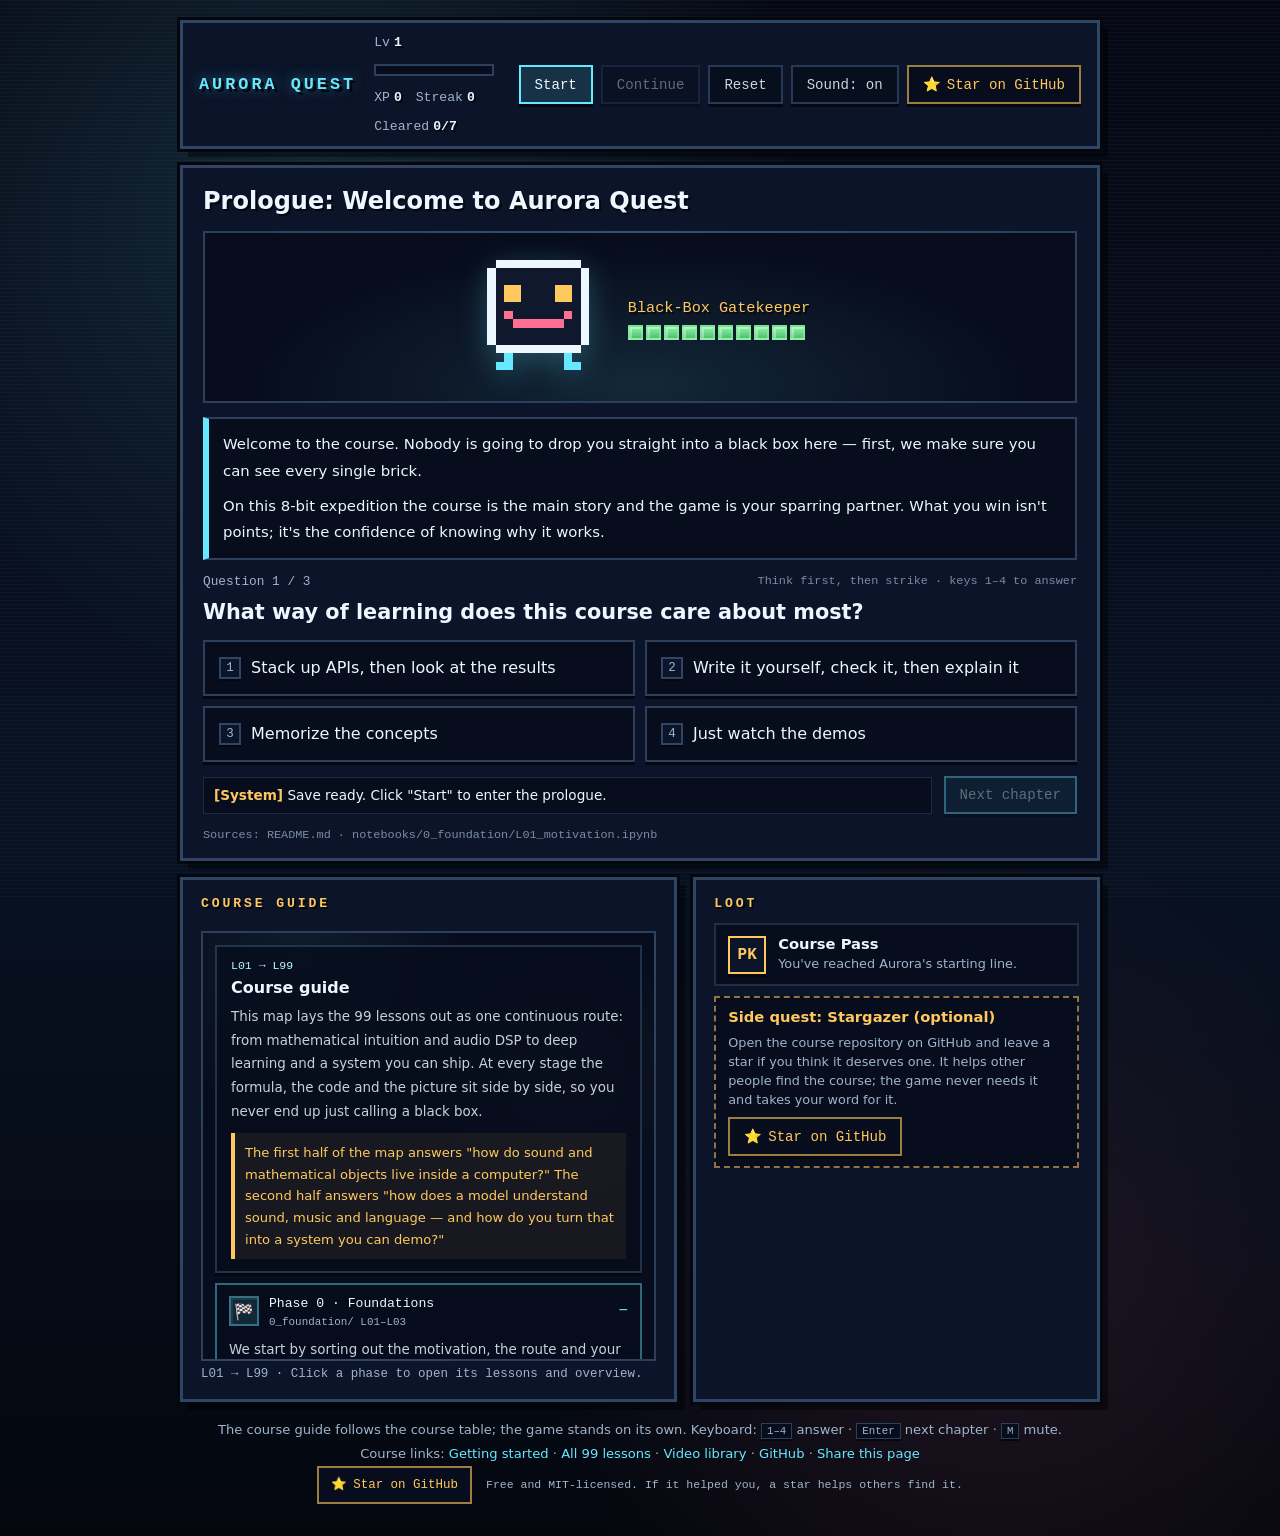
<file: quest/index.html>
<!doctype html>
<html lang="en">
  <head>
    <meta charset="UTF-8" />
    <meta
      name="viewport"
      content="width=device-width, initial-scale=1.0, viewport-fit=cover"
    />
    <meta
      name="description"
      content="Aurora Quest is the 8-bit companion RPG to From a Sine Wave to Whisper: defeat seven black-box bosses and turn the course into an adventure."
    />
    <meta name="theme-color" content="#08111f" />
    <title>Aurora Quest | The course RPG</title>
    <link rel="canonical" href="https://djzoom.github.io/from-sine-to-whisper/" />
    <link
      rel="icon"
      type="image/svg+xml"
      href="data:image/svg+xml,%3Csvg xmlns='http://www.w3.org/2000/svg' viewBox='0 0 16 16' shape-rendering='crispEdges'%3E%3Crect width='16' height='16' fill='%23060b18'/%3E%3Cg fill='%2366e8ff'%3E%3Crect x='0' y='8' width='1' height='2'/%3E%3Crect x='1' y='6' width='1' height='2'/%3E%3Crect x='2' y='4' width='1' height='2'/%3E%3Crect x='3' y='3' width='1' height='2'/%3E%3Crect x='4' y='4' width='1' height='2'/%3E%3Crect x='5' y='6' width='1' height='2'/%3E%3Crect x='6' y='8' width='1' height='2'/%3E%3Crect x='7' y='10' width='1' height='2'/%3E%3Crect x='8' y='12' width='1' height='2'/%3E%3Crect x='9' y='13' width='1' height='2'/%3E%3Crect x='10' y='12' width='1' height='2'/%3E%3Crect x='11' y='10' width='1' height='2'/%3E%3Crect x='12' y='8' width='1' height='2'/%3E%3Crect x='13' y='6' width='1' height='2'/%3E%3Crect x='14' y='4' width='1' height='2'/%3E%3Crect x='15' y='3' width='1' height='2'/%3E%3C/g%3E%3Crect x='13' y='1' width='2' height='2' fill='%23ffc85e'/%3E%3C/svg%3E"
    />
    <!-- Social preview cards (absolute URLs: crawlers don't resolve relative ones) -->
    <meta property="og:type" content="website" />
    <meta property="og:site_name" content="From a Sine Wave to Whisper" />
    <meta property="og:title" content="Aurora Quest: a free audio-AI course, played as an 8-bit game" />
    <meta
      property="og:description"
      content="Defeat seven black-box bosses and work through 99 free lessons, from a sine wave to Whisper. No sign-up, MIT license."
    />
    <meta property="og:url" content="https://djzoom.github.io/from-sine-to-whisper/" />
    <meta property="og:image" content="https://djzoom.github.io/from-sine-to-whisper/og/quest.png" />
    <meta property="og:image:width" content="1200" />
    <meta property="og:image:height" content="630" />
    <meta property="og:image:alt" content="Aurora Quest: pixel-art boss next to the course title and the repository URL" />
    <meta name="twitter:card" content="summary_large_image" />
    <meta name="twitter:title" content="Aurora Quest: a free audio-AI course, played as an 8-bit game" />
    <meta
      name="twitter:description"
      content="Defeat seven black-box bosses and work through 99 free lessons, from a sine wave to Whisper. No sign-up, MIT license."
    />
    <meta name="twitter:image" content="https://djzoom.github.io/from-sine-to-whisper/og/quest.png" />
    <link rel="stylesheet" href="./styles.css?v=20261105-en" />
    <link rel="stylesheet" href="./growth.css?v=20261105-en" />
  </head>
  <body data-tab="battle">
    <div class="page-shell">
      <!-- Top status bar: the pixel-game HUD -->
      <header class="topbar pixel-panel">
        <span class="logo">AURORA&nbsp;QUEST</span>
        <div class="topbar-stats">
          <span class="stat">Lv<strong id="player-level">1</strong></span>
          <!-- Decorative only: the XP number next to it is what assistive tech reads -->
          <div class="xp-meter" aria-hidden="true">
            <div class="xp-meter-fill" id="xp-fill"></div>
          </div>
          <span class="stat">XP<strong id="player-xp">0</strong></span>
          <span class="stat">Streak<strong id="player-streak">0</strong></span>
          <span class="stat">Cleared<strong id="player-clear">0/7</strong></span>
        </div>
        <div class="topbar-actions">
          <button class="pixel-btn primary" id="start-button" type="button">Start</button>
          <button class="pixel-btn" id="resume-button" type="button">Continue</button>
          <button class="pixel-btn ghost" id="reset-button" type="button">Reset</button>
          <button class="pixel-btn ghost" id="mute-button" type="button" aria-pressed="true">Sound: on</button>
          <a class="pixel-btn gr-star" data-star-button href="https://github.com/djzoom/from-sine-to-whisper" target="_blank" rel="noopener" aria-label="Star the course repository on GitHub">
            <span aria-hidden="true">⭐</span><span class="gr-star-word">Star<span class="gr-star-long"> on GitHub</span></span>
            <span class="gr-star-count" data-star-count hidden></span>
          </a>
        </div>
      </header>

      <!-- Battle screen -->
      <main class="battle pixel-panel">
        <div class="battle-head">
          <h1 id="stage-title">Prologue: Welcome to Aurora Quest</h1>
        </div>

        <div class="boss-zone" id="boss-zone">
          <div class="fx-layer" id="fx-layer" aria-hidden="true"></div>
          <canvas id="boss-canvas" width="16" height="16" aria-hidden="true"></canvas>
          <div class="boss-meta">
            <span class="boss-name" id="boss-name">Black-Box Gatekeeper</span>
            <div class="hp-bar" id="boss-hp" role="img" aria-label="Boss HP"></div>
          </div>
        </div>

        <div class="dialogue" id="stage-narrative"></div>

        <div class="question">
          <div class="question-meta">
            <span id="question-count">Question 1 / 3</span>
            <span class="hint-pill" id="question-hint-pill">Think first, then strike</span>
          </div>
          <h2 id="question-prompt">The question will appear here.</h2>
          <div class="choices" id="choice-list"></div>
        </div>

        <div class="log-strip">
          <div id="battle-log-list" class="log-list" aria-live="polite"></div>
          <button class="pixel-btn primary" id="next-button" type="button" disabled>Next chapter</button>
        </div>
        <p class="source-note" id="phase-source"></p>
      </main>

      <!-- Bottom: course guide + loot -->
      <section class="belt">
        <div class="pixel-panel map-panel">
          <div class="map-head">
            <h2 class="panel-title">Course guide</h2>
          </div>
          <div class="map-viewport">
            <div id="roadmap-list" class="course-outline"></div>
          </div>
          <p class="map-caption" id="map-caption"></p>
        </div>
        <div class="pixel-panel loot-panel">
          <h2 class="panel-title">Loot</h2>
          <div id="inventory-list" class="loot-grid"></div>
          <!-- Optional side quest. The game never requires it and never checks whether a star was given. -->
          <aside class="gr-stargazer" id="stargazer-offer" aria-label="Optional side quest: Stargazer">
            <h3>Side quest: Stargazer (optional)</h3>
            <p>
              Open the course repository on GitHub and leave a star if you think it deserves one. It helps other people find
              the course; the game never needs it and takes your word for it.
            </p>
            <a class="pixel-btn gr-star" id="stargazer-button" data-star-button href="https://github.com/djzoom/from-sine-to-whisper" target="_blank" rel="noopener" aria-label="Star the course repository on GitHub">
              <span aria-hidden="true">⭐</span> Star on GitHub
              <span class="gr-star-count" data-star-count hidden></span>
            </a>
          </aside>
        </div>
      </section>

      <footer class="footer">
        <p>
          The course guide follows the course table; the game stands on its own. Keyboard: <kbd>1–4</kbd> answer · <kbd>Enter</kbd> next chapter · <kbd>M</kbd> mute.
        </p>
        <p>
          Course links: <a href="https://github.com/djzoom/from-sine-to-whisper#getting-started" target="_blank" rel="noopener">Getting started</a> ·
          <a href="https://github.com/djzoom/from-sine-to-whisper/tree/main/notebooks" target="_blank" rel="noopener">All 99 lessons</a> ·
          <a href="./video-library.html">Video library</a> ·
          <a href="https://github.com/djzoom/from-sine-to-whisper" target="_blank" rel="noopener">GitHub</a> ·
          <a href="#" class="share-action" id="share-link" data-share-page>Share this page</a>
        </p>
        <p class="footer-growth">
          <a class="pixel-btn gr-star" data-star-button href="https://github.com/djzoom/from-sine-to-whisper" target="_blank" rel="noopener" aria-label="Star the course repository on GitHub">
            <span aria-hidden="true">⭐</span> Star on GitHub
            <span class="gr-star-count" data-star-count hidden></span>
          </a>
          <span class="footer-growth-note">Free and MIT-licensed. If it helped you, a star helps others find it.</span>
        </p>
      </footer>

      <!-- "About" page: its own screen as a mobile tab; hidden on desktop (the footer carries the same links there) -->
      <section class="more-panel pixel-panel" aria-label="About and links">
        <h2 class="panel-title">About the course</h2>
        <p class="more-blurb">
          From a Sine Wave to Whisper is a 99-lesson route from mathematical intuition and audio DSP
          through deep learning to shipping a working system. The goal isn't "knowing which library to
          call" — it's being able to explain the formula, write the core algorithm yourself, and turn the
          result into something real.
        </p>
        <p class="more-blurb">
          The first half fills in complex numbers, linear algebra, calculus, probability and audio
          features; the second half moves on to ASR, music understanding, LLMs and RAG, and MLOps. Every
          phase has a concrete deliverable, and it all comes together as an Aurora system you can show,
          talk through in an interview, and keep researching with.
        </p>
        <p class="more-blurb">
          How long does it take? A Monte Carlo simulation over the time each of the 99 lessons takes puts
          the whole course at about 131 hours — around 6 months at 5 hours a week. Sprint and it's 2–3
          months; dip in and out and a year works too. It's not a race: finishing matters more than
          finishing fast.
        </p>
        <p class="more-blurb">
          Wherever it can, the course lands each idea in code you can run, a plot you can explain and an
          experiment you can retrace. What you're left with isn't just notes but an engineering base you
          can grow into a voice assistant, a retrieval system or an audio research prototype.
        </p>
        <a class="more-author" href="https://0xgarfield.com" target="_blank" rel="noopener" aria-label="Visit Garfield Wang's website">
          <span class="more-avatar" aria-hidden="true">GF</span>
          <div class="more-author-body">
            <strong>Garfield Wang</strong>
            <small>Speech &amp; Audio ML · Building AURORA</small>
          </div>
        </a>
        <div class="more-links">
          <a class="pixel-btn" href="https://github.com/djzoom/from-sine-to-whisper#getting-started" target="_blank" rel="noopener">Getting started</a>
          <a class="pixel-btn" href="https://github.com/djzoom/from-sine-to-whisper/tree/main/notebooks" target="_blank" rel="noopener">All 99 lessons</a>
          <a class="pixel-btn" href="./video-library.html">Video library</a>
          <a class="pixel-btn" href="https://github.com/djzoom/from-sine-to-whisper" target="_blank" rel="noopener">GitHub</a>
          <button class="pixel-btn primary share-action" type="button" data-share-page>Share this page</button>
          <a class="pixel-btn gr-star" data-star-button href="https://github.com/djzoom/from-sine-to-whisper" target="_blank" rel="noopener" aria-label="Star the course repository on GitHub">
            <span aria-hidden="true">⭐</span> Star on GitHub
            <span class="gr-star-count" data-star-count hidden></span>
          </a>
        </div>
      </section>

      <!-- Mobile tabs (hidden on desktop): the battle gets its own screen, the secondary content is paged -->
      <nav class="mobile-tabs pixel-panel" aria-label="Page sections">
        <button class="tab-btn active" data-tab-target="battle" type="button">⚔️<span>Battle</span></button>
        <button class="tab-btn" data-tab-target="map" type="button">📚<span>Course</span></button>
        <button class="tab-btn" data-tab-target="loot" type="button">🎒<span>Loot</span></button>
        <button class="tab-btn" data-tab-target="more" type="button">🔗<span>About</span></button>
      </nav>
    </div>

    <script>
      // Mobile tab paging: only writes body[data-tab]; CSS does all the showing and hiding (no effect on desktop).
      document.querySelector(".mobile-tabs").addEventListener("click", (event) => {
        const btn = event.target.closest(".tab-btn");
        if (!btn) return;
        document.body.dataset.tab = btn.dataset.tabTarget;
        for (const other of document.querySelectorAll(".mobile-tabs .tab-btn")) {
          other.classList.toggle("active", other === btn);
        }
      });

    </script>
    <!-- Share panel + star buttons (footer link, "About" button, loot side quest): see src/growth.js -->
    <script type="module">
      import { initStarButtons, initShareTriggers } from "./src/growth.js?v=20261105-en";
      initShareTriggers("quest");
      initStarButtons();
    </script>
    <script type="module" src="./src/app.js?v=20261105-en"></script>
  </body>
</html>
</file>
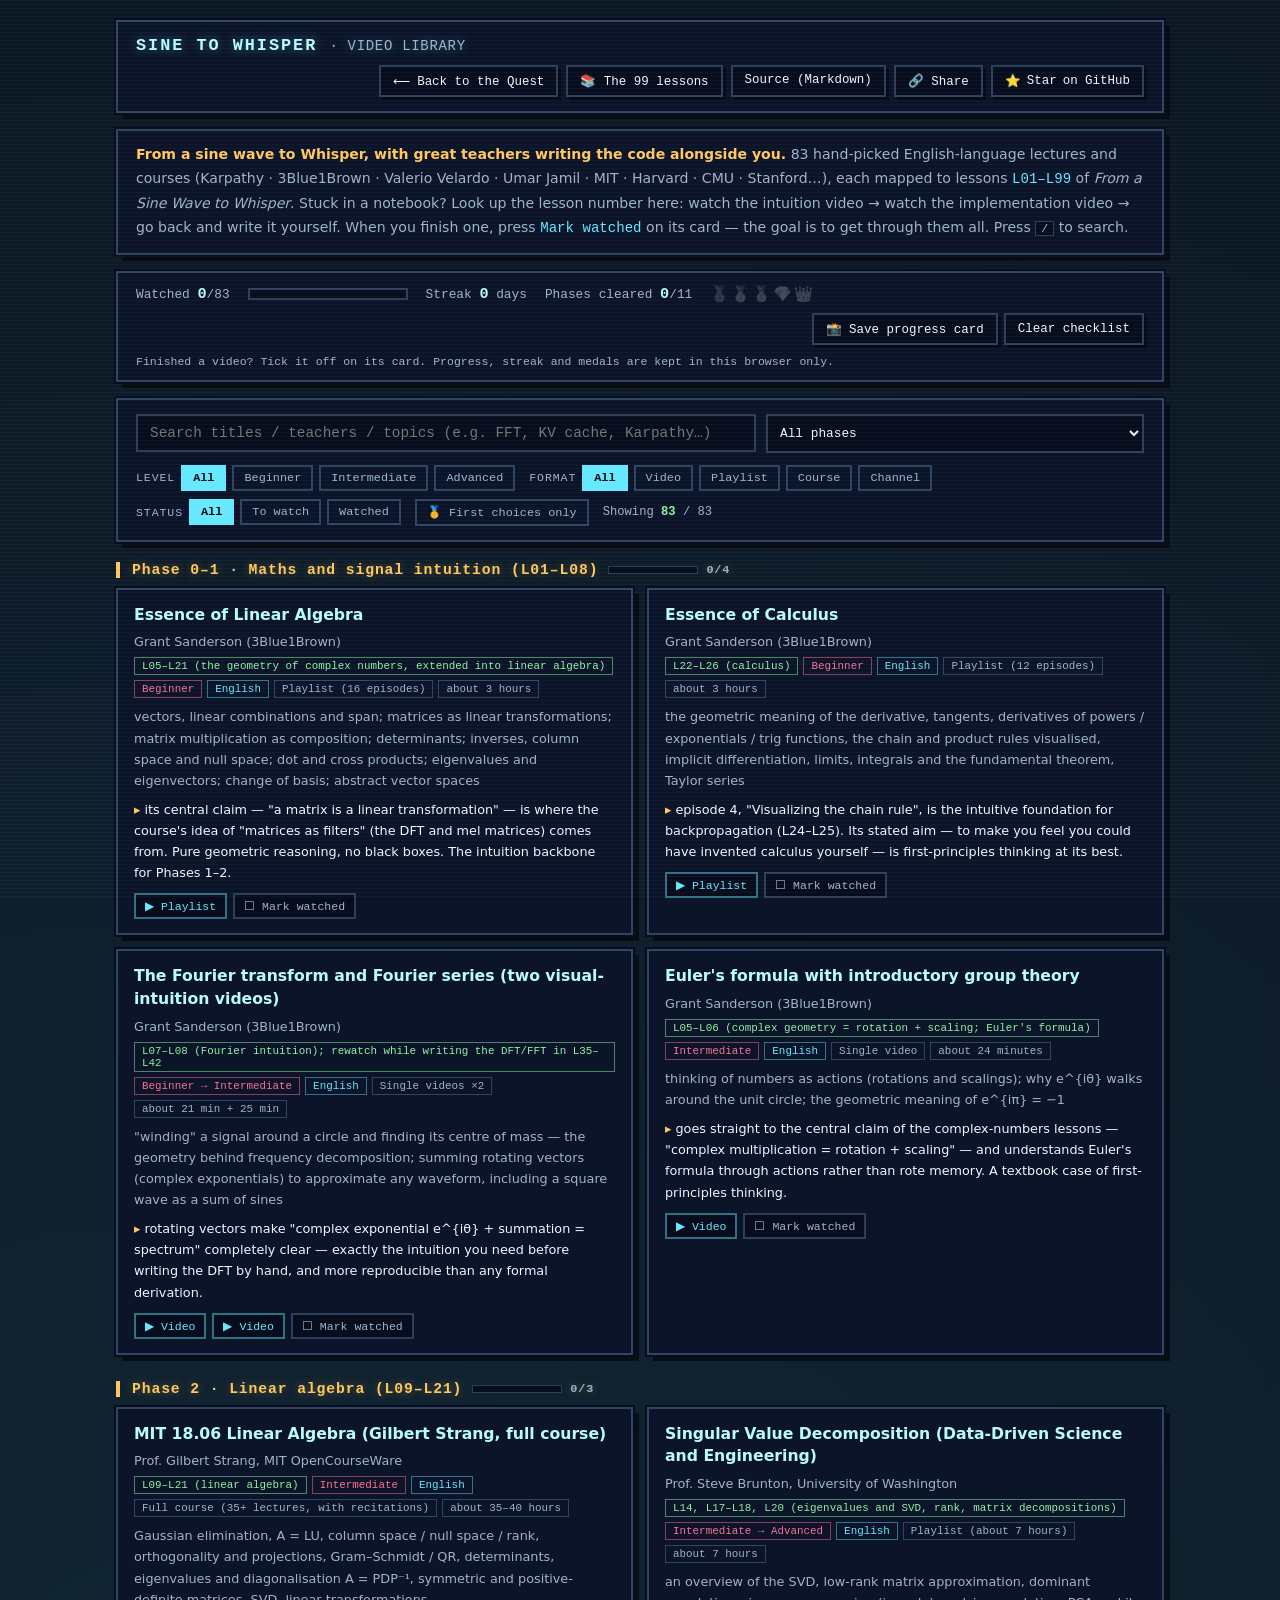
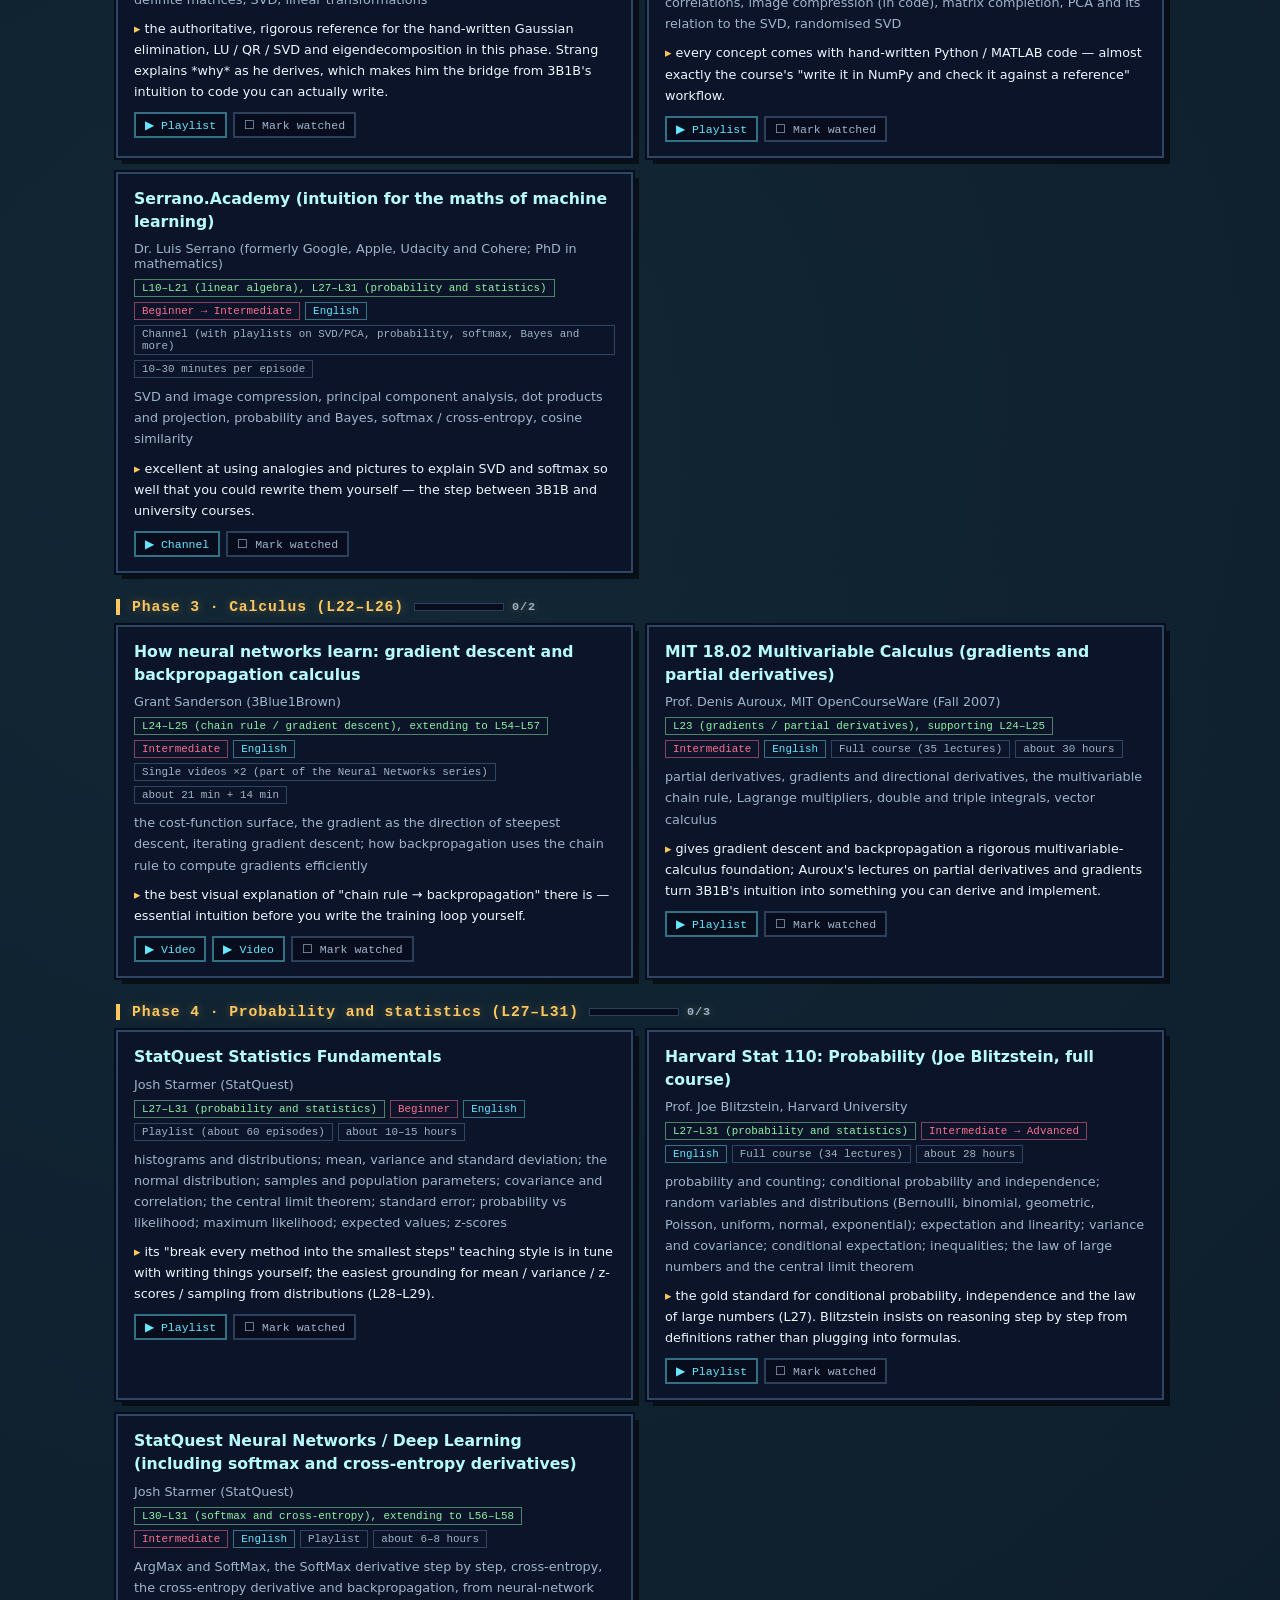
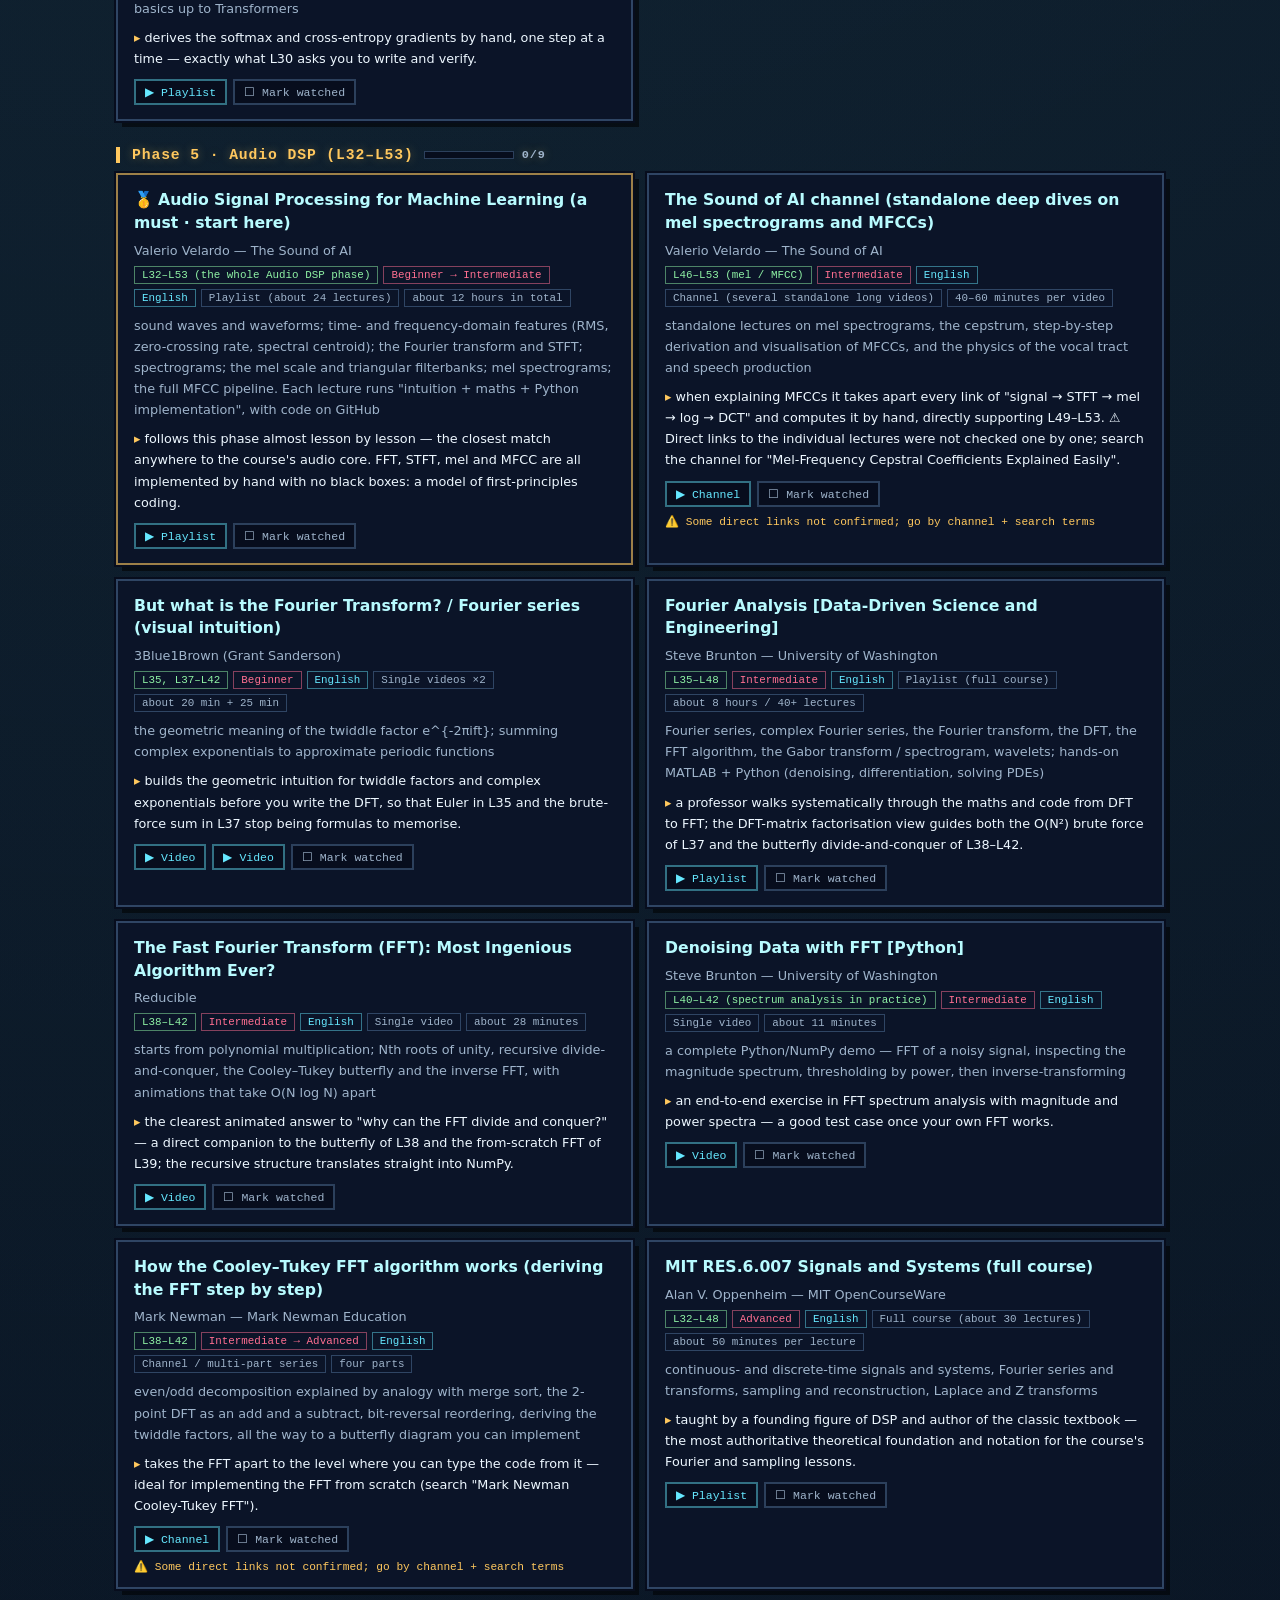
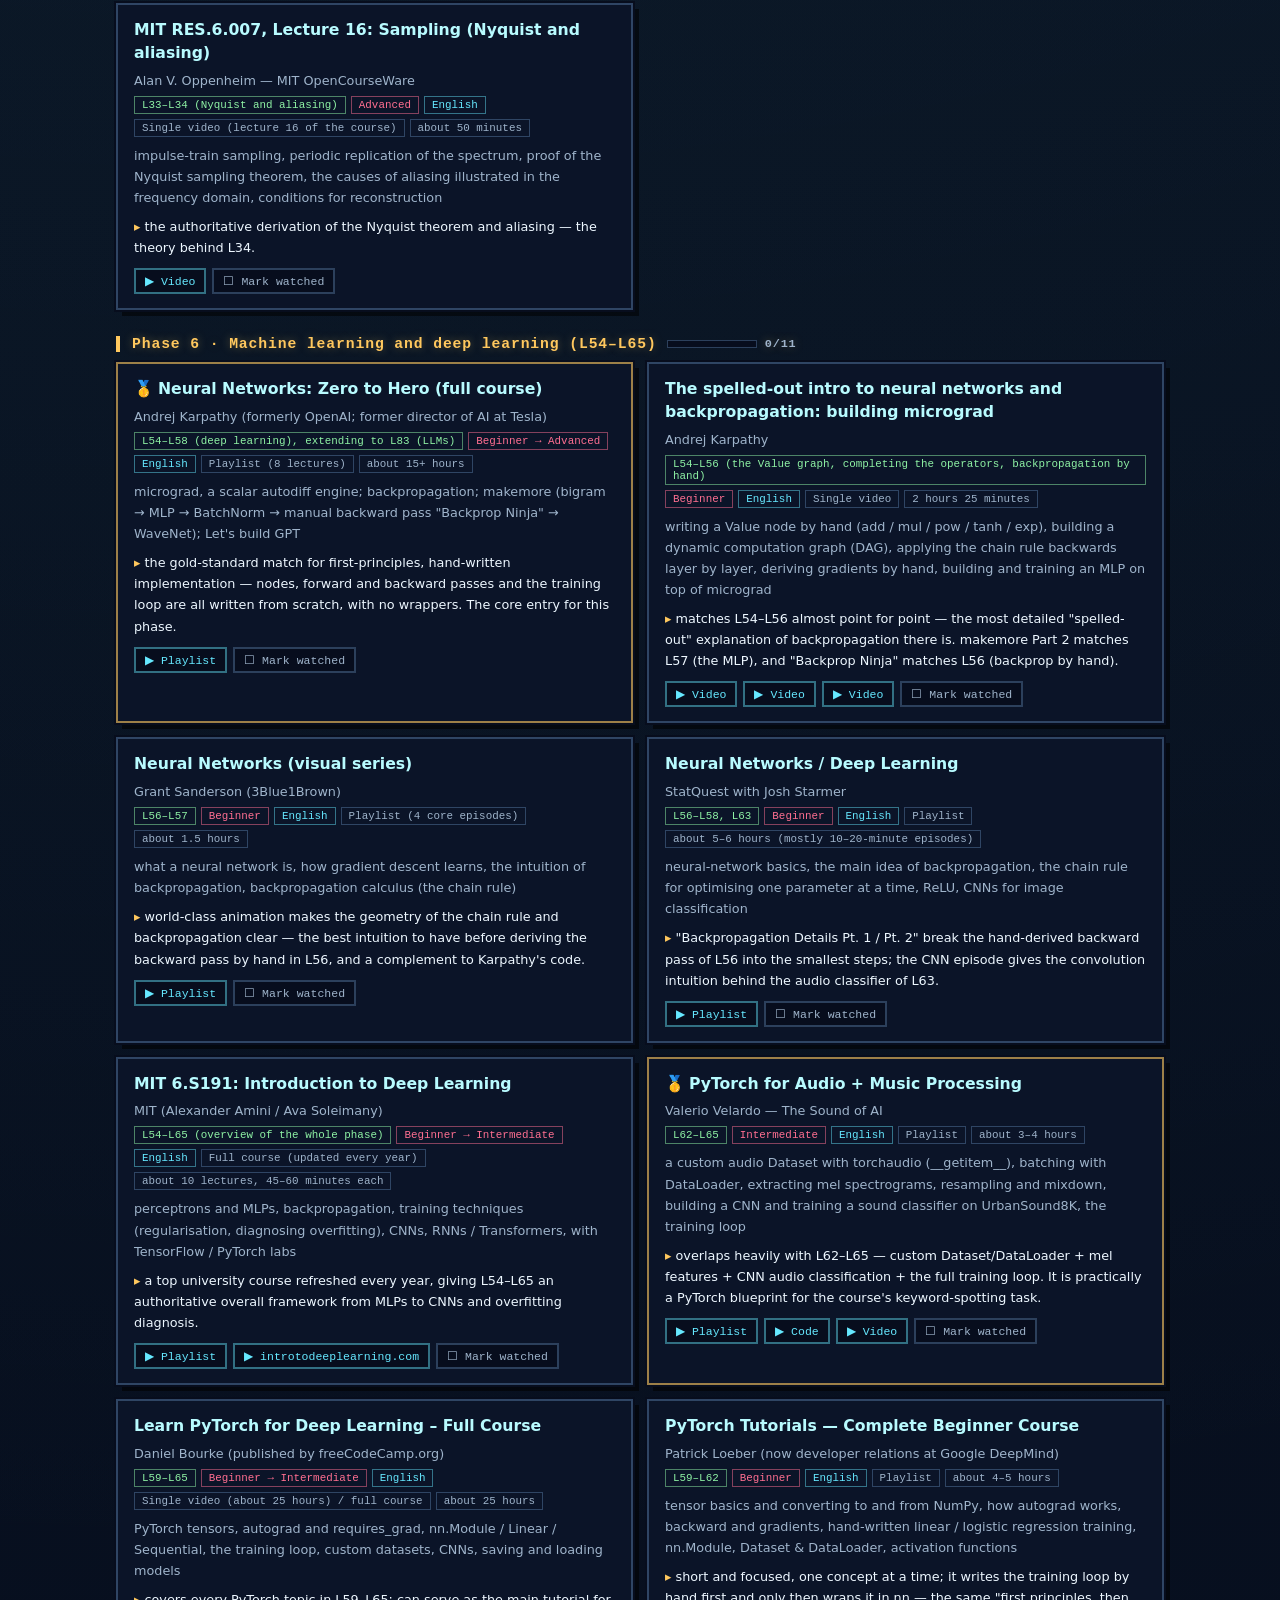
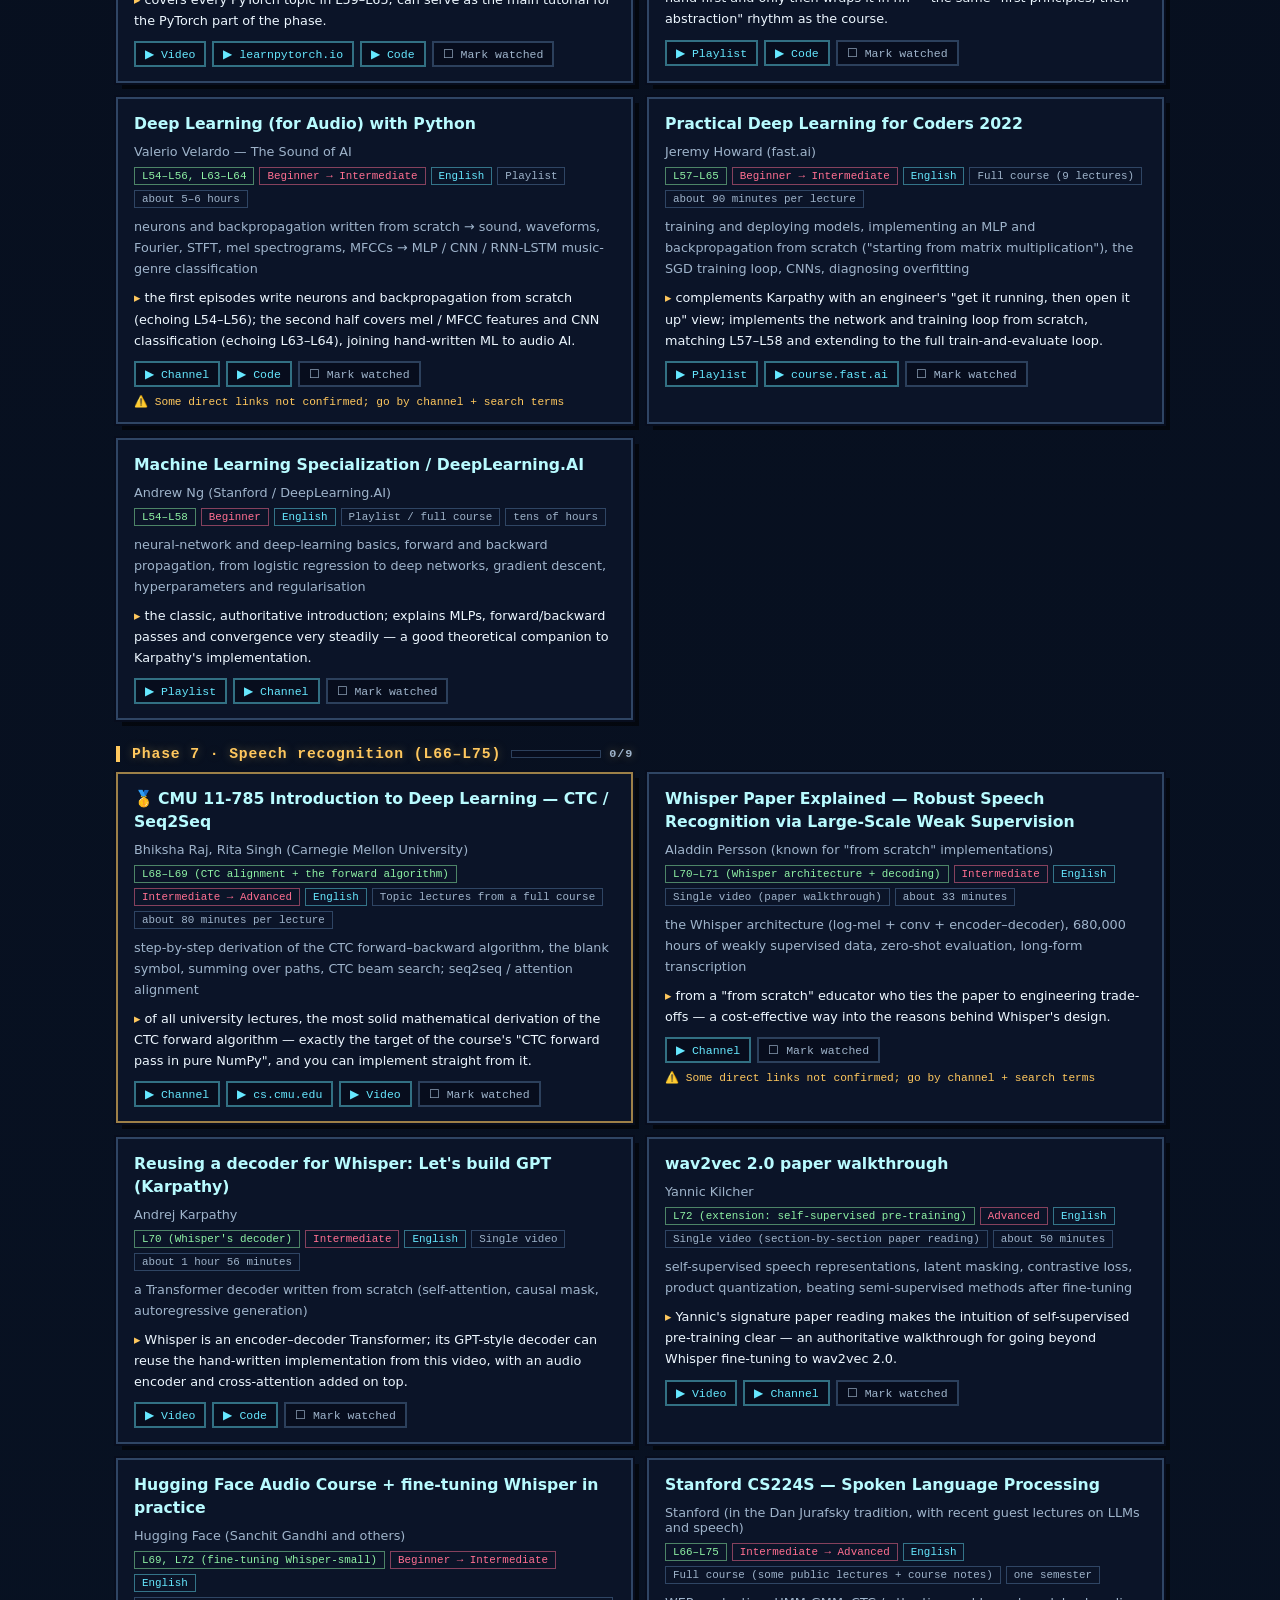
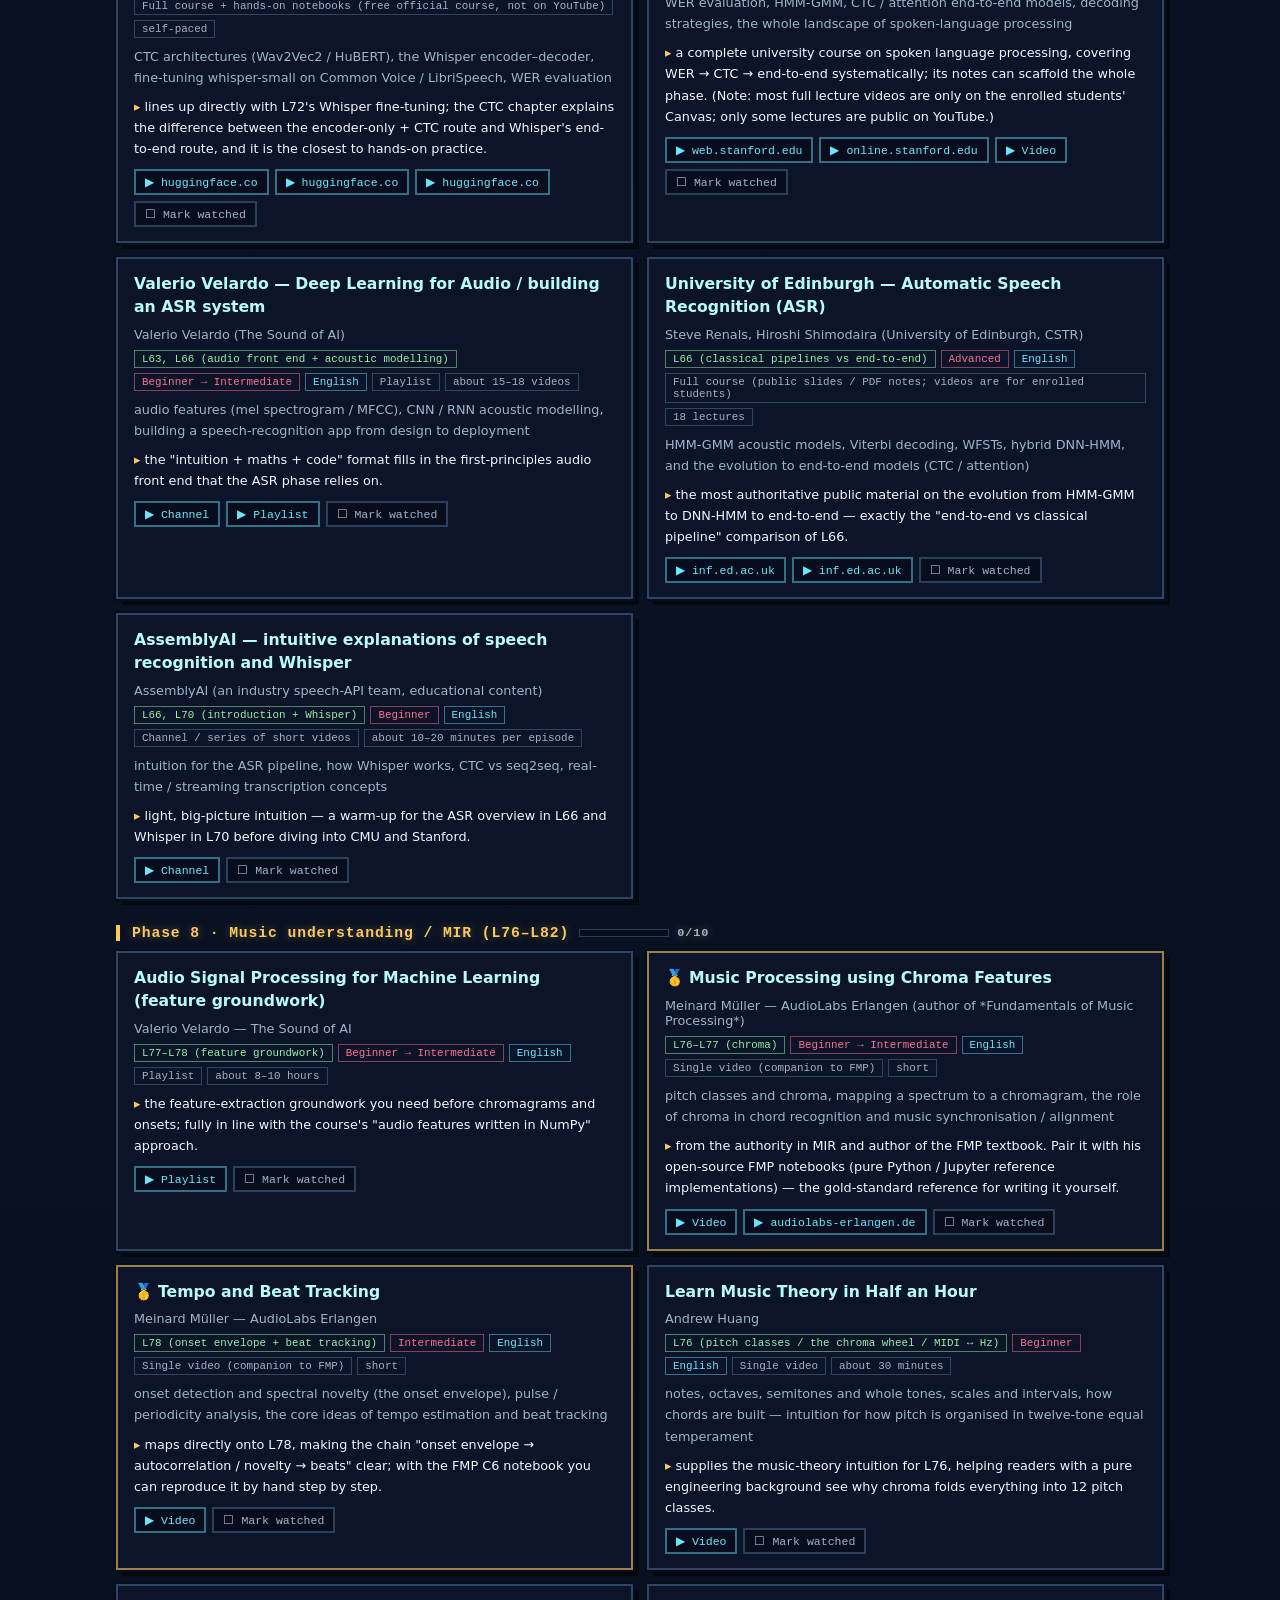
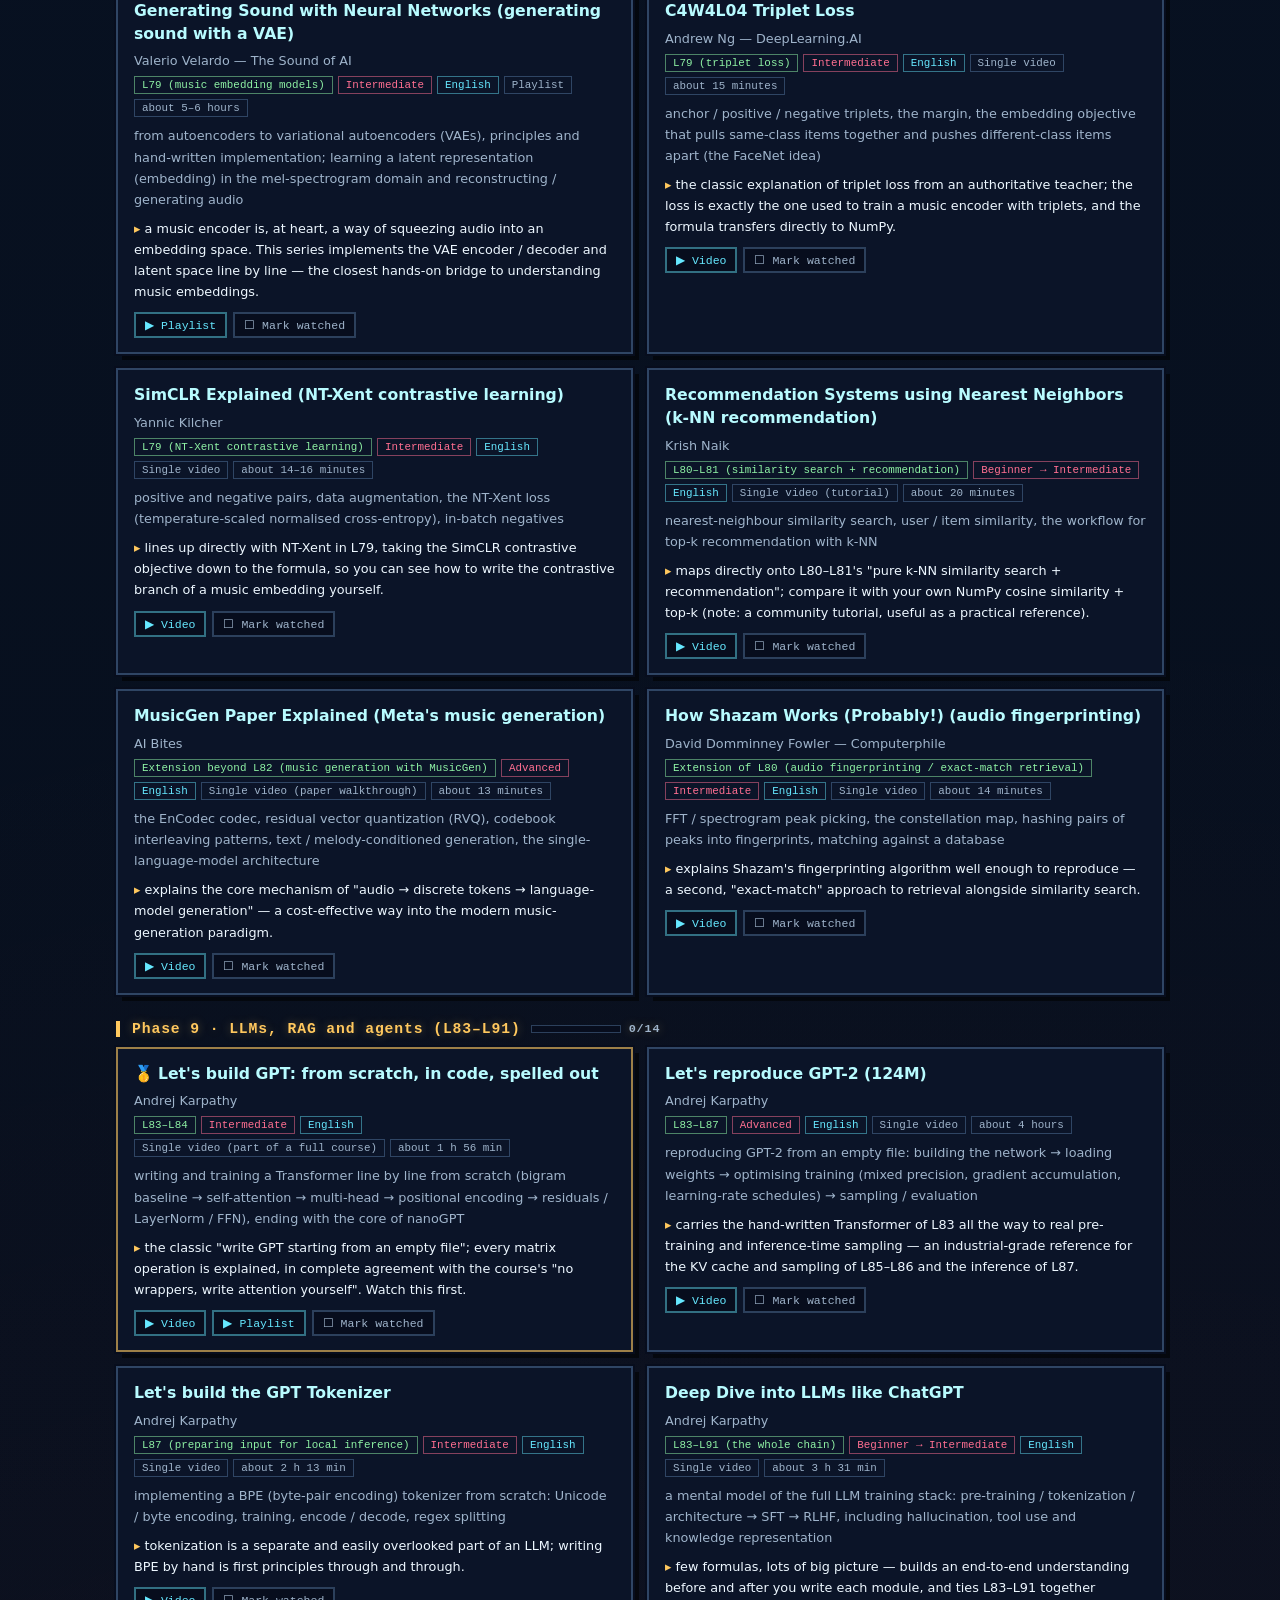
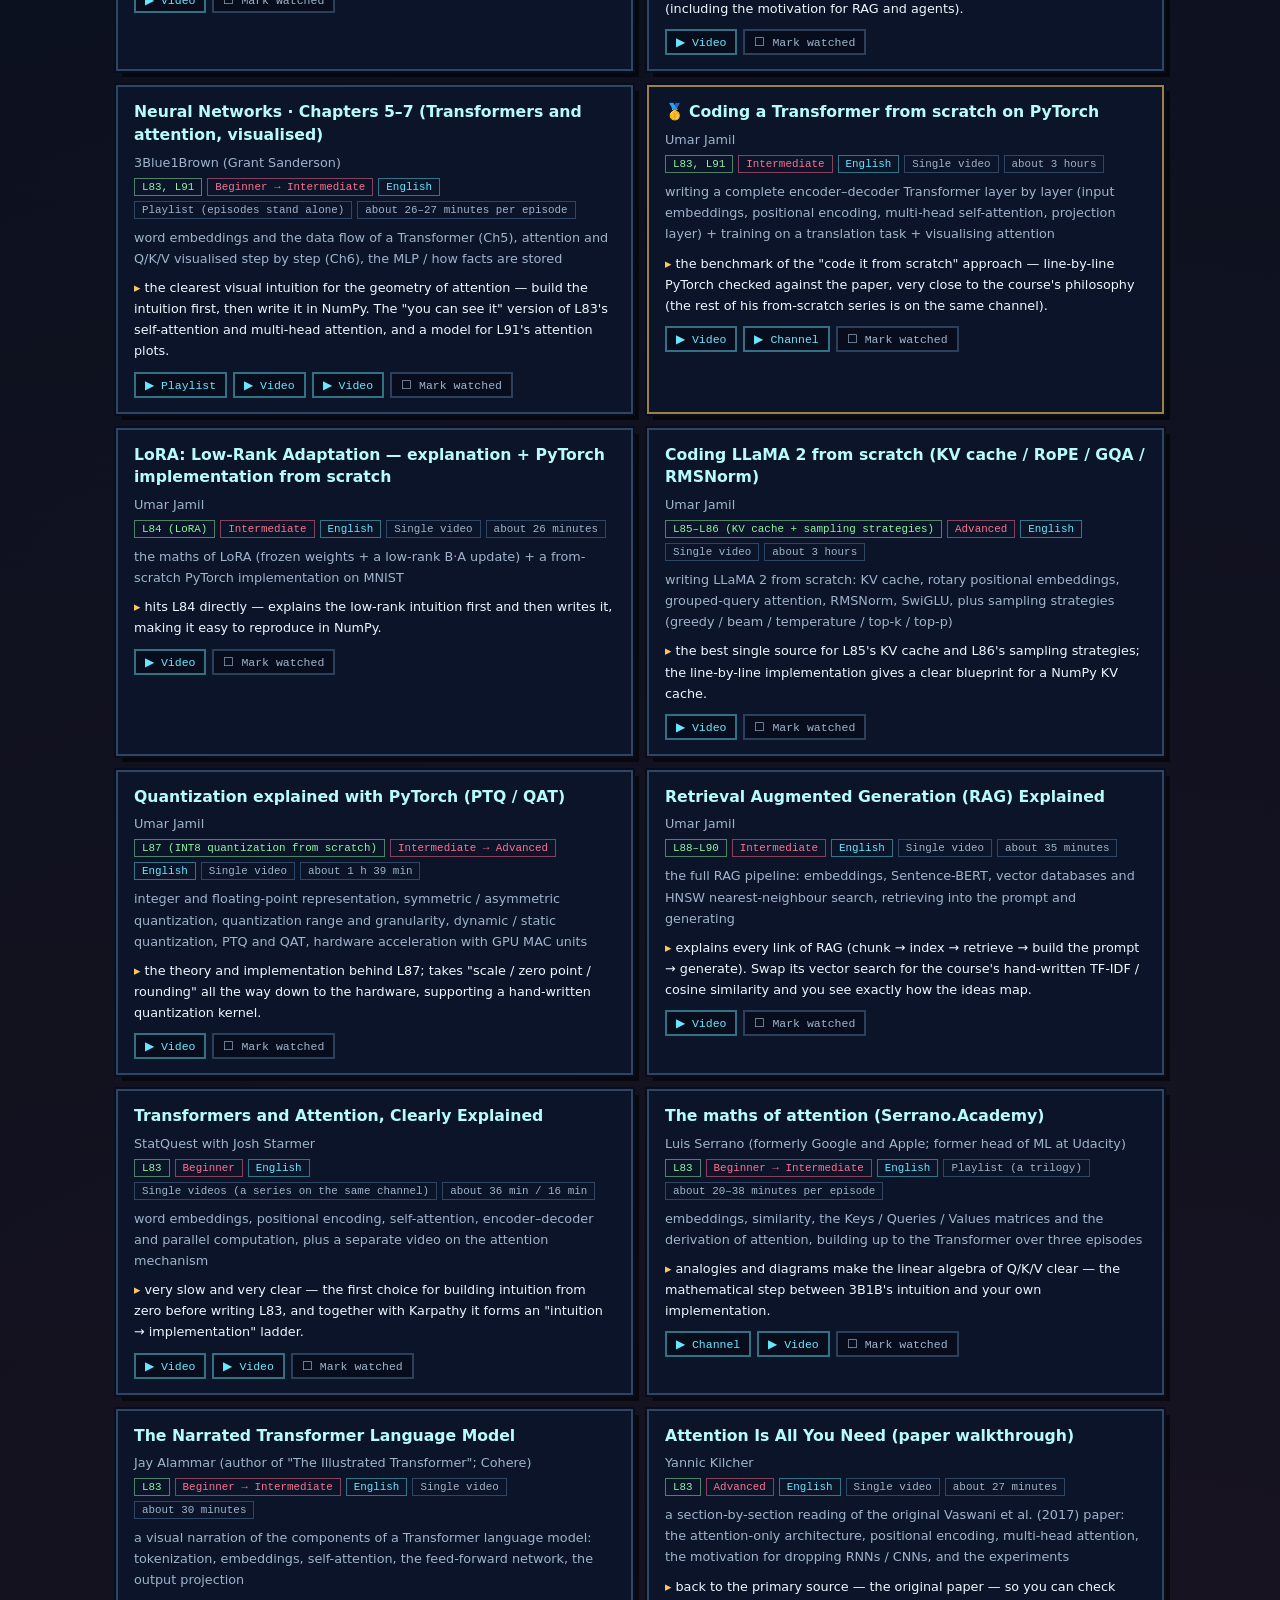
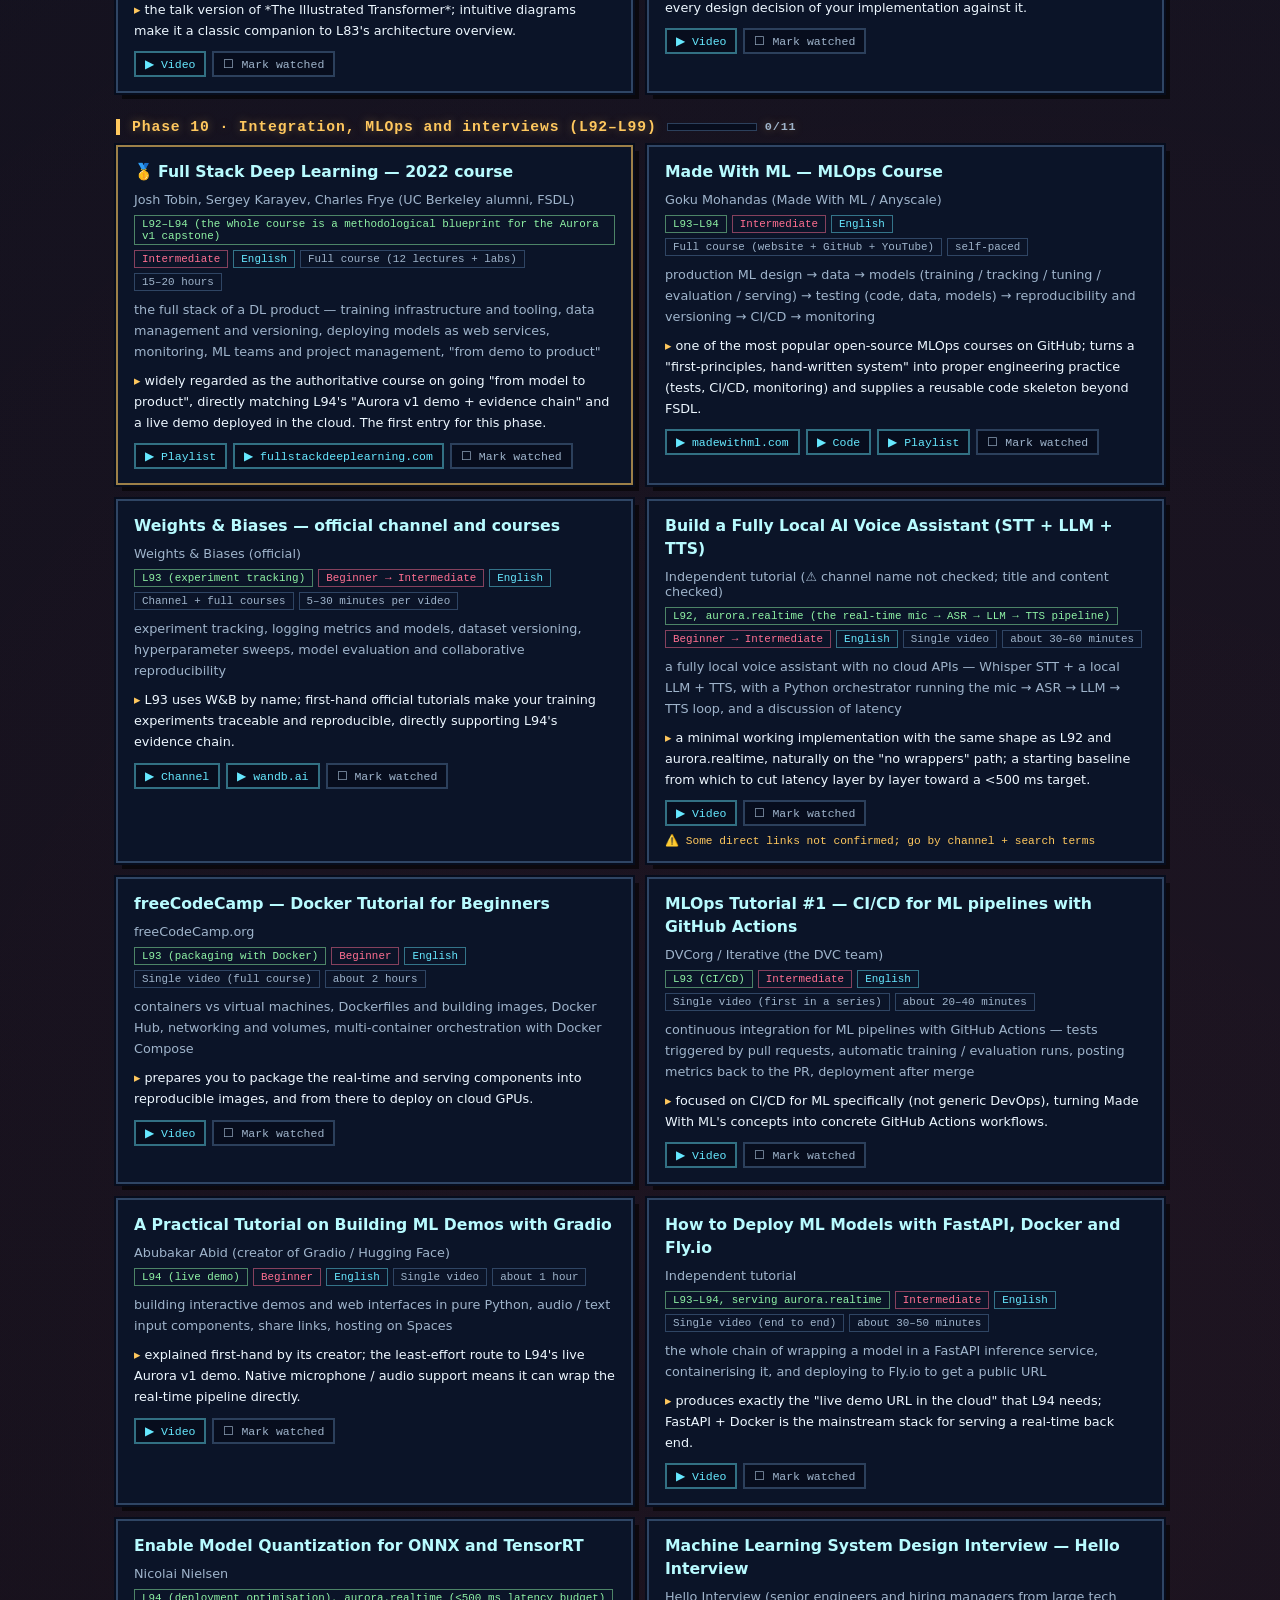
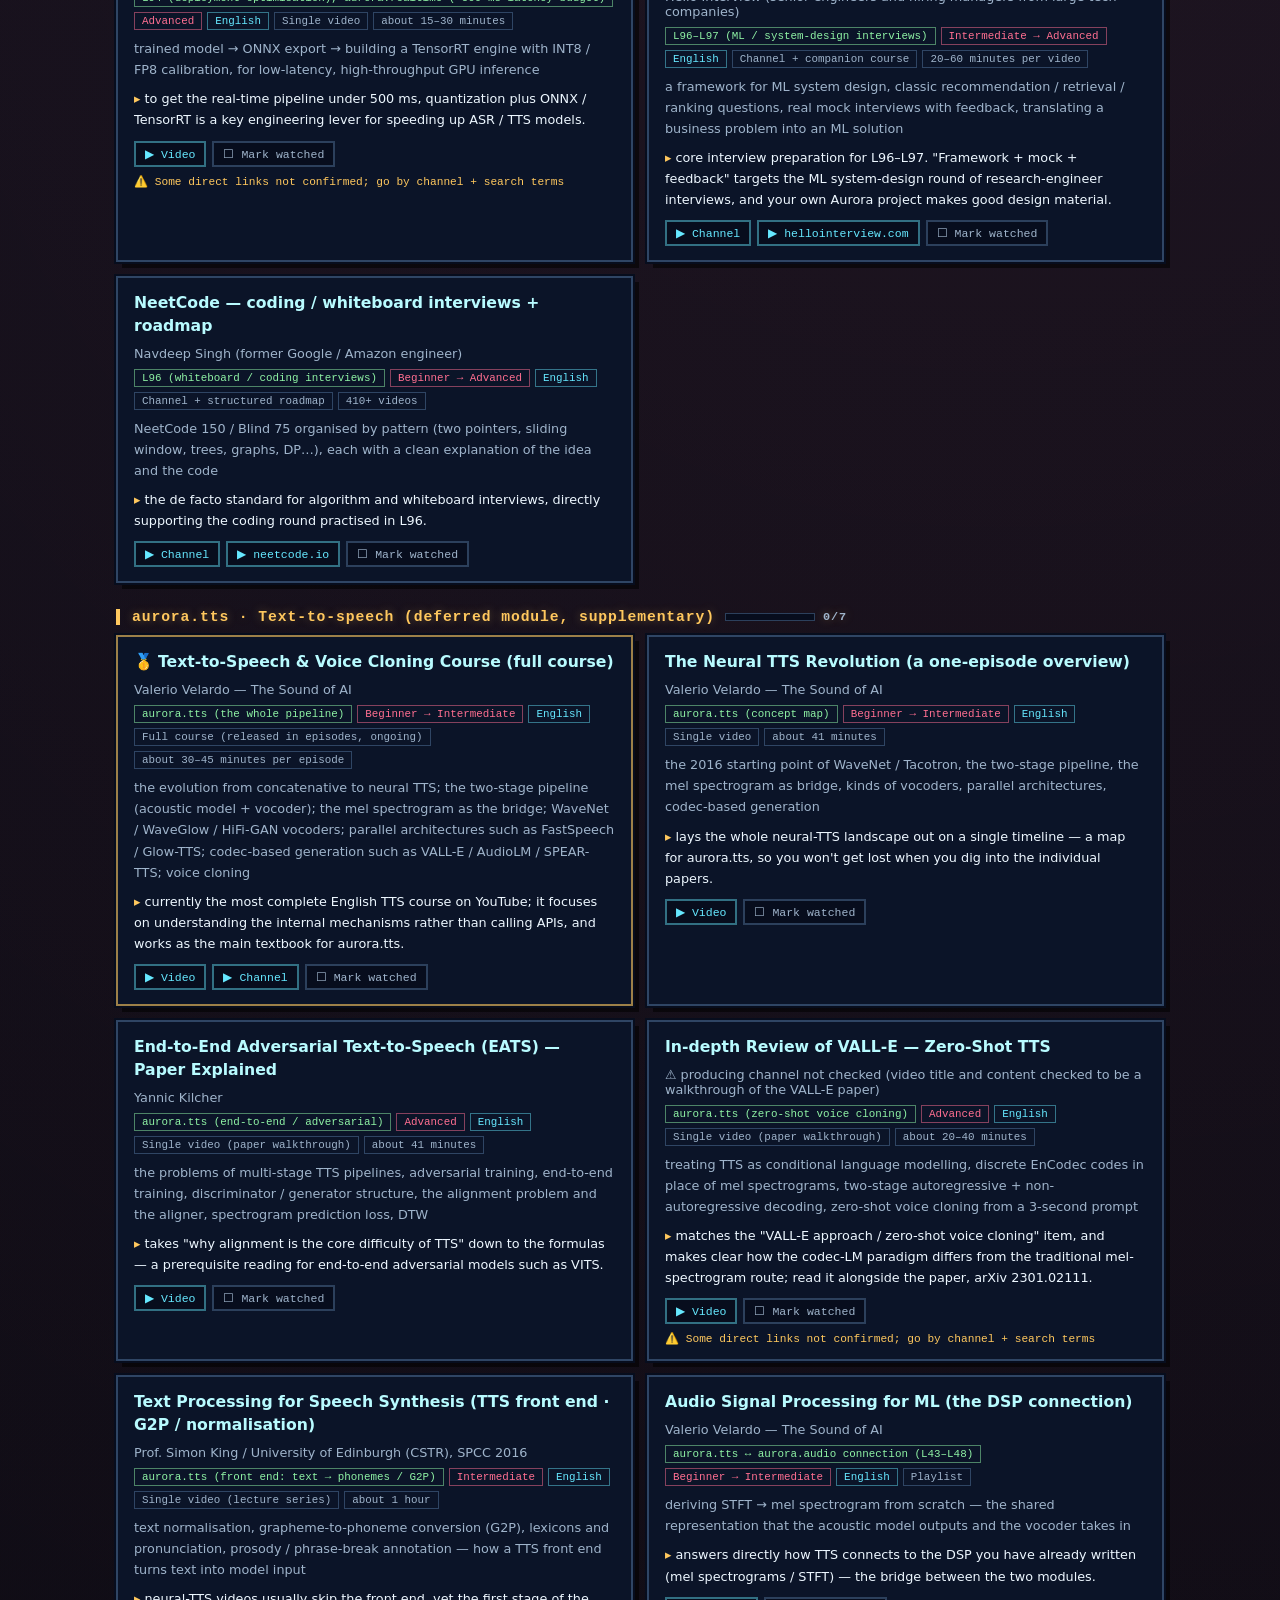
<file: quest/video-library.html>
<!doctype html>
<html lang="en">
  <head>
    <meta charset="UTF-8" />
    <meta name="viewport" content="width=device-width, initial-scale=1.0, viewport-fit=cover" />
    <meta
      name="description"
      content="Video library for From a Sine Wave to Whisper: 83 English-language lectures and courses from great teachers and universities, mapped to lessons L01–L99, searchable and filterable by level and format."
    />
    <meta name="theme-color" content="#08111f" />
    <title>Video Library | From a Sine Wave to Whisper</title>
    <link rel="canonical" href="https://djzoom.github.io/from-sine-to-whisper/video-library.html" />
    <link rel="icon" type="image/svg+xml" href="data:image/svg+xml,%3Csvg xmlns='http://www.w3.org/2000/svg' viewBox='0 0 16 16' shape-rendering='crispEdges'%3E%3Crect width='16' height='16' fill='%23060b18'/%3E%3Cg fill='%2366e8ff'%3E%3Crect x='0' y='8' width='1' height='2'/%3E%3Crect x='1' y='6' width='1' height='2'/%3E%3Crect x='2' y='4' width='1' height='2'/%3E%3Crect x='3' y='3' width='1' height='2'/%3E%3Crect x='4' y='4' width='1' height='2'/%3E%3Crect x='5' y='6' width='1' height='2'/%3E%3Crect x='6' y='8' width='1' height='2'/%3E%3Crect x='7' y='10' width='1' height='2'/%3E%3Crect x='8' y='12' width='1' height='2'/%3E%3Crect x='9' y='13' width='1' height='2'/%3E%3Crect x='10' y='12' width='1' height='2'/%3E%3Crect x='11' y='10' width='1' height='2'/%3E%3Crect x='12' y='8' width='1' height='2'/%3E%3Crect x='13' y='6' width='1' height='2'/%3E%3Crect x='14' y='4' width='1' height='2'/%3E%3Crect x='15' y='3' width='1' height='2'/%3E%3C/g%3E%3Crect x='13' y='1' width='2' height='2' fill='%23ffc85e'/%3E%3C/svg%3E" />
    <!-- Social preview cards (absolute URLs: crawlers don't resolve relative ones) -->
    <meta property="og:type" content="website" />
    <meta property="og:site_name" content="From a Sine Wave to Whisper" />
    <meta property="og:title" content="Video Library: 83 lectures mapped to a free audio-AI course" />
    <meta
      property="og:description"
      content="3Blue1Brown, Karpathy, MIT, Stanford, CMU and more, each tied to the lesson it supports in From a Sine Wave to Whisper. Tick off what you've watched."
    />
    <meta property="og:url" content="https://djzoom.github.io/from-sine-to-whisper/video-library.html" />
    <meta property="og:image" content="https://djzoom.github.io/from-sine-to-whisper/og/videos.png" />
    <meta property="og:image:width" content="1200" />
    <meta property="og:image:height" content="630" />
    <meta property="og:image:alt" content="Video Library: a pixel grid of 83 lectures next to the course title and the repository URL" />
    <meta name="twitter:card" content="summary_large_image" />
    <meta name="twitter:title" content="Video Library: 83 lectures mapped to a free audio-AI course" />
    <meta
      name="twitter:description"
      content="3Blue1Brown, Karpathy, MIT, Stanford, CMU and more, each tied to the lesson it supports in From a Sine Wave to Whisper. Tick off what you've watched."
    />
    <meta name="twitter:image" content="https://djzoom.github.io/from-sine-to-whisper/og/videos.png" />
    <link rel="stylesheet" href="./growth.css?v=20261105-en" />
    <style>
      /* Same design language as the Quest: deep-space CRT + neon palette, hard
         corners + pixel borders. Self-contained (does not load styles.css) so the
         page and the game's styles can't interfere with each other. */
      :root {
        color-scheme: dark;
        --bg: #060b18;
        --panel: #0b1428;
        --panel-deep: #070d1d;
        --line: rgba(140, 197, 255, 0.28);
        --text: #edf7ff;
        --muted: #9fb4cb;
        --cyan: #66e8ff;
        --cyan-strong: #b8fbff;
        --amber: #ffc85e;
        --magenta: #ff6f91;
        --green: #8ff3a5;
        --mono: "IBM Plex Mono", "SFMono-Regular", Consolas, "Liberation Mono", monospace;
        --sans: system-ui, -apple-system, "Segoe UI", Roboto, "Helvetica Neue", Arial,
          sans-serif;
        --max: 1080px;
      }
      * { box-sizing: border-box; }
      html {
        min-height: 100%;
        background:
          radial-gradient(circle at 24% 12%, rgba(102, 232, 255, 0.13), transparent 30%),
          radial-gradient(circle at 78% 85%, rgba(255, 111, 145, 0.1), transparent 28%),
          linear-gradient(180deg, #050814 0%, #081223 52%, #04070e 100%);
      }
      body {
        margin: 0;
        min-height: 100vh;
        color: var(--text);
        font-family: var(--sans);
        overflow-x: hidden;
      }
      body::before {
        content: "";
        position: fixed;
        inset: 0;
        pointer-events: none;
        background: repeating-linear-gradient(
          to bottom,
          rgba(255, 255, 255, 0.03),
          rgba(255, 255, 255, 0.03) 1px,
          transparent 1px,
          transparent 4px
        );
        z-index: 2;
      }
      .shell {
        position: relative;
        max-width: var(--max);
        margin: 0 auto;
        padding: 20px 16px 60px;
        z-index: 1;
      }
      .pixel-panel {
        background: var(--panel);
        border: 2px solid var(--line);
        box-shadow: 0 0 0 2px var(--panel-deep), 6px 6px 0 rgba(0, 0, 0, 0.55);
      }

      /* Top bar */
      .topbar {
        display: flex;
        flex-wrap: wrap;
        align-items: center;
        gap: 10px 16px;
        padding: 14px 18px;
        margin-bottom: 16px;
      }
      .logo {
        font-family: var(--mono);
        font-weight: 700;
        letter-spacing: 0.12em;
        color: var(--cyan-strong);
        text-shadow: 0 0 12px rgba(102, 232, 255, 0.45);
        font-size: 1.05rem;
      }
      .logo small { color: var(--muted); font-weight: 400; letter-spacing: 0.05em; }
      .topbar-links { margin-left: auto; display: flex; gap: 8px; flex-wrap: wrap; }
      .pixel-btn {
        font-family: var(--mono);
        font-size: 0.78rem;
        color: var(--text);
        background: var(--panel-deep);
        border: 2px solid var(--line);
        padding: 6px 12px;
        cursor: pointer;
        text-decoration: none;
        box-shadow: 3px 3px 0 rgba(0, 0, 0, 0.5);
        transition: transform 60ms steps(2, end);
      }
      .pixel-btn:hover { color: var(--cyan-strong); border-color: var(--cyan); transform: translate(-1px, -1px); }
      .pixel-btn:active { transform: translate(1px, 1px); box-shadow: 1px 1px 0 rgba(0, 0, 0, 0.5); }

      /* Intro strip */
      .intro {
        padding: 12px 18px;
        margin-bottom: 16px;
        color: var(--muted);
        font-size: 0.88rem;
        line-height: 1.7;
      }
      .intro strong { color: var(--amber); }
      .intro .k { font-family: var(--mono); color: var(--cyan); }

      /* Controls */
      .controls {
        padding: 14px 18px;
        margin-bottom: 20px;
        display: grid;
        gap: 12px;
      }
      .search-row { display: flex; gap: 10px; flex-wrap: wrap; align-items: center; }
      #search {
        flex: 1;
        min-width: min(220px, 100%);
        font-family: var(--mono);
        font-size: 0.9rem;
        color: var(--text);
        background: var(--panel-deep);
        border: 2px solid var(--line);
        padding: 9px 12px;
        outline: none;
      }
      #search:focus { border-color: var(--cyan); box-shadow: 0 0 10px rgba(102, 232, 255, 0.25); }
      #phase-select {
        font-family: var(--mono);
        font-size: 0.8rem;
        color: var(--text);
        background: var(--panel-deep);
        border: 2px solid var(--line);
        padding: 9px 8px;
        max-width: 100%;
        min-width: 0;
      }
      @media (max-width: 520px) { #phase-select { width: 100%; } }
      .chip-row { display: flex; flex-wrap: wrap; gap: 8px 14px; align-items: center; }
      .chip-group { display: flex; flex-wrap: wrap; gap: 6px; align-items: center; }
      .chip-label { font-family: var(--mono); font-size: 0.72rem; color: var(--muted); letter-spacing: 0.08em; }
      .chip {
        font-family: var(--mono);
        font-size: 0.74rem;
        color: var(--muted);
        background: transparent;
        border: 2px solid var(--line);
        padding: 4px 10px;
        cursor: pointer;
      }
      .chip[aria-pressed="true"] { color: var(--ink, #04070e); background: var(--cyan); border-color: var(--cyan); font-weight: 700; }
      .chip.amber[aria-pressed="true"] { background: var(--amber); border-color: var(--amber); }
      .count-line { font-family: var(--mono); font-size: 0.76rem; color: var(--muted); }
      .count-line strong { color: var(--green); }

      /* Checklist HUD (same pixel gauges as the Quest's top bar) */
      .hud {
        padding: 12px 18px;
        margin-bottom: 16px;
        display: flex;
        flex-wrap: wrap;
        align-items: center;
        gap: 10px 18px;
      }
      .hud .stat { font-family: var(--mono); font-size: 0.8rem; color: var(--muted); white-space: nowrap; }
      .hud .stat strong { color: var(--cyan-strong); font-size: 0.95rem; }
      .xp-meter {
        width: 160px;
        height: 12px;
        background: var(--panel-deep);
        border: 2px solid var(--line);
        padding: 2px;
      }
      .xp-meter-fill {
        width: 0%;
        height: 100%;
        background:
          repeating-linear-gradient(
            90deg,
            transparent,
            transparent 6px,
            rgba(4, 7, 14, 0.55) 6px,
            rgba(4, 7, 14, 0.55) 8px
          ),
          linear-gradient(90deg, var(--cyan), var(--amber));
        transition: width 240ms steps(6);
      }
      .medals { font-size: 0.95rem; letter-spacing: 2px; }
      .medals .locked { opacity: 0.25; filter: grayscale(1); }
      .hud-hint { flex-basis: 100%; margin: 0; font-family: var(--mono); font-size: 0.72rem; color: var(--muted); }
      .hud-hint.crown { color: var(--amber); text-shadow: 0 0 10px rgba(255, 200, 94, 0.4); }
      .hud-actions { margin-left: auto; }
      .pixel-btn.danger { color: var(--magenta); border-color: var(--magenta); }

      /* Watch button and watched-card state */
      .watch-btn {
        font-family: var(--mono);
        font-size: 0.72rem;
        color: var(--muted);
        background: var(--panel-deep);
        border: 2px solid var(--line);
        padding: 4px 9px;
        cursor: pointer;
      }
      .watch-btn:hover { color: var(--green); border-color: var(--green); }
      .watch-btn[aria-pressed="true"] {
        color: var(--ink, #04070e);
        background: var(--green);
        border-color: var(--green);
        font-weight: 700;
      }
      .card.watched { border-color: rgba(143, 243, 165, 0.55); }
      .card.watched .card-title::after { content: " ✓"; color: var(--green); }
      .card.watched .card-covers,
      .card.watched .card-why { opacity: 0.55; }

      /* Progress inside each phase heading */
      .phase-title { display: flex; flex-wrap: wrap; align-items: center; gap: 10px; }
      .phase-progress { font-size: 0.74rem; color: var(--muted); display: inline-flex; align-items: center; gap: 8px; }
      .phase-progress .bar {
        width: 90px;
        height: 8px;
        background: var(--panel-deep);
        border: 1px solid var(--line);
      }
      .phase-progress .bar i { display: block; height: 100%; background: var(--green); }
      .phase-progress.done { color: var(--green); }

      /* Phase groups */
      .phase-block { margin-bottom: 26px; }
      .phase-title {
        font-family: var(--mono);
        font-size: 0.92rem;
        color: var(--amber);
        letter-spacing: 0.06em;
        margin: 0 0 10px;
        padding-left: 12px;
        border-left: 4px solid var(--amber);
        text-shadow: 0 0 10px rgba(255, 200, 94, 0.35);
      }
      .cards { display: grid; grid-template-columns: 1fr; gap: 14px; }
      .cards > * { min-width: 0; }
      @media (min-width: 760px) { .cards { grid-template-columns: 1fr 1fr; } }

      /* Resource cards */
      .card { padding: 14px 16px; display: flex; flex-direction: column; gap: 8px; }
      .card.top-pick { border-color: rgba(255, 200, 94, 0.6); }
      .card-title { margin: 0; font-size: 0.98rem; line-height: 1.45; color: var(--cyan-strong); }
      .card-title .medal { margin-right: 4px; }
      .card-instructor { font-size: 0.8rem; color: var(--muted); }
      .badges { display: flex; flex-wrap: wrap; gap: 5px; }
      .badge {
        font-family: var(--mono);
        font-size: 0.68rem;
        padding: 2px 7px;
        border: 1px solid var(--line);
        color: var(--muted);
        /* English field values run longer than the original's; let badges wrap
           instead of pushing cards wider than a phone screen. */
        white-space: normal;
        overflow-wrap: anywhere;
        max-width: 100%;
      }
      .badge.align { color: var(--green); border-color: rgba(143, 243, 165, 0.5); }
      .badge.diff { color: var(--magenta); border-color: rgba(255, 111, 145, 0.5); }
      .badge.lang { color: var(--cyan); border-color: rgba(102, 232, 255, 0.45); }
      .card-covers { font-size: 0.8rem; color: var(--muted); line-height: 1.65; margin: 0; }
      .card-why { font-size: 0.8rem; color: var(--text); line-height: 1.65; margin: 0; }
      .card-why::before { content: "▸ "; color: var(--amber); }
      .card-links { display: flex; flex-wrap: wrap; gap: 6px; margin-top: 2px; }
      .link-btn {
        font-family: var(--mono);
        font-size: 0.72rem;
        text-decoration: none;
        color: var(--cyan);
        border: 2px solid rgba(102, 232, 255, 0.45);
        padding: 4px 9px;
        background: var(--panel-deep);
      }
      .link-btn:hover { color: var(--ink, #04070e); background: var(--cyan); }
      .warn { font-family: var(--mono); font-size: 0.7rem; color: var(--amber); }
      .empty { padding: 30px; text-align: center; color: var(--muted); font-family: var(--mono); }

      .footer { margin-top: 34px; text-align: center; color: var(--muted); font-size: 0.76rem; font-family: var(--mono); line-height: 1.8; }
      .footer a { color: var(--cyan); }
      .footer-growth { display: flex; flex-wrap: wrap; align-items: center; justify-content: center; gap: 8px 14px; margin-top: 12px; }
      .footer-growth-note { font-size: 0.72rem; }
      .hud-actions { display: inline-flex; flex-wrap: wrap; gap: 6px; }
      kbd {
        font-family: var(--mono);
        border: 1px solid var(--line);
        padding: 0 5px;
        font-size: 0.72rem;
        background: var(--panel-deep);
      }
    </style>
  </head>
  <body>
    <div class="shell">
      <header class="topbar pixel-panel">
        <span class="logo">SINE&nbsp;TO&nbsp;WHISPER <small>· VIDEO LIBRARY</small></span>
        <nav class="topbar-links">
          <a class="pixel-btn" href="./index.html">⟵ Back to the Quest</a>
          <a
            class="pixel-btn"
            href="https://github.com/djzoom/from-sine-to-whisper#the-course-l01--l99"
            target="_blank"
            rel="noopener"
            >📚 The 99 lessons</a
          >
          <a
            class="pixel-btn"
            href="https://github.com/djzoom/from-sine-to-whisper/blob/main/docs/VIDEO_LIBRARY.md"
            target="_blank"
            rel="noopener"
            >Source (Markdown)</a
          >
          <button class="pixel-btn" id="share-button" type="button" data-share-page>🔗 Share</button>
          <a class="pixel-btn gr-star" data-star-button href="https://github.com/djzoom/from-sine-to-whisper" target="_blank" rel="noopener" aria-label="Star the course repository on GitHub"><span aria-hidden="true">⭐</span> Star<span class="gr-star-long"> on GitHub</span> <span class="gr-star-count" data-star-count hidden></span></a>
        </nav>
      </header>

      <section class="intro pixel-panel">
        <strong>From a sine wave to Whisper, with great teachers writing the code alongside you.</strong>
        <span id="intro-count">83</span> hand-picked English-language lectures and courses (Karpathy ·
        3Blue1Brown · Valerio Velardo · Umar Jamil · MIT · Harvard · CMU · Stanford…), each mapped to
        lessons <span class="k">L01–L99</span> of <em>From a Sine Wave to Whisper</em>. Stuck in a
        notebook? Look up the lesson number here: watch the intuition video → watch the implementation
        video → go back and write it yourself. When you finish one, press
        <span class="k">Mark watched</span> on its card — the goal is to get through them all. Press
        <kbd>/</kbd> to search.
      </section>

      <section class="hud pixel-panel" aria-label="Checklist progress">
        <span class="stat">Watched <strong id="hud-count">0</strong><span id="hud-total">/0</span></span>
        <div class="xp-meter" aria-hidden="true"><div class="xp-meter-fill" id="hud-fill"></div></div>
        <span class="stat">Streak <strong id="hud-streak">0</strong> <span id="hud-streak-unit">days</span></span>
        <span class="stat">Phases cleared <strong id="hud-phases">0</strong><span id="hud-phase-total">/0</span></span>
        <span class="medals" id="hud-medals" title="Milestones: 10 🥉 · 25 🥈 · 50 🥇 · 75 💎 · all 👑"></span>
        <span class="hud-actions">
          <button class="pixel-btn" id="save-card" type="button" title="Download your progress as a 1080x1350 PNG">📸 Save progress card</button>
          <button class="pixel-btn" id="clear-watched" type="button">Clear checklist</button>
        </span>
        <p class="hud-hint" id="hud-hint" aria-live="polite"></p>
      </section>

      <section class="controls pixel-panel" aria-label="Search and filters">
        <div class="search-row">
          <input
            id="search"
            type="search"
            placeholder="Search titles / teachers / topics (e.g. FFT, KV cache, Karpathy…)"
            aria-label="Search the library"
          />
          <select id="phase-select" aria-label="Filter by course phase">
            <option value="">All phases</option>
          </select>
        </div>
        <div class="chip-row">
          <div class="chip-group" id="diff-chips" role="group" aria-label="Filter by level">
            <span class="chip-label">LEVEL</span>
            <button class="chip" data-value="" aria-pressed="true">All</button>
            <button class="chip" data-value="Beginner" aria-pressed="false">Beginner</button>
            <button class="chip" data-value="Intermediate" aria-pressed="false">Intermediate</button>
            <button class="chip" data-value="Advanced" aria-pressed="false">Advanced</button>
          </div>
          <div class="chip-group" id="format-chips" role="group" aria-label="Filter by format">
            <span class="chip-label">FORMAT</span>
            <button class="chip" data-value="" aria-pressed="true">All</button>
            <button class="chip" data-value="Video" aria-pressed="false">Video</button>
            <button class="chip" data-value="Playlist" aria-pressed="false">Playlist</button>
            <button class="chip" data-value="Course" aria-pressed="false">Course</button>
            <button class="chip" data-value="Channel" aria-pressed="false">Channel</button>
          </div>
          <div class="chip-group" id="watch-chips" role="group" aria-label="Filter by watched status">
            <span class="chip-label">STATUS</span>
            <button class="chip" data-value="" aria-pressed="true">All</button>
            <button class="chip" data-value="unwatched" aria-pressed="false">To watch</button>
            <button class="chip" data-value="watched" aria-pressed="false">Watched</button>
          </div>
          <div class="chip-group">
            <button class="chip amber" id="top-pick-chip" aria-pressed="false">🥇 First choices only</button>
          </div>
          <span class="count-line" id="count-line" aria-live="polite"></span>
        </div>
      </section>

      <main id="library" aria-label="Video list"></main>

      <footer class="footer">
        <p>
          Source:
          <a
            href="https://github.com/djzoom/from-sine-to-whisper/blob/main/docs/VIDEO_LIBRARY.md"
            target="_blank"
            rel="noopener"
            >docs/VIDEO_LIBRARY.md</a
          >
          (after editing the Markdown, run
          <kbd>node scripts/generate_video_library_data.mjs</kbd> to regenerate). All lectures are in
          English. ⚠️ = a single-video link that was not individually confirmed; go by the channel +
          search terms. Your checklist is stored only in this browser.
        </p>
        <p class="footer-growth">
          <a class="pixel-btn gr-star" data-star-button href="https://github.com/djzoom/from-sine-to-whisper" target="_blank" rel="noopener" aria-label="Star the course repository on GitHub"><span aria-hidden="true">⭐</span> Star on GitHub <span class="gr-star-count" data-star-count hidden></span></a>
          <button class="pixel-btn" type="button" data-share-page>🔗 Share this page</button>
          <span class="footer-growth-note">Free and MIT-licensed. If it helped you, a star helps others find it.</span>
        </p>
      </footer>
    </div>

    <script type="module">
      import { videoLibrary } from "./src/video-library.generated.js";
      import {
        loadSave,
        persist,
        clearSave,
        defaultSave,
        toggleWatched,
        watchedCount,
        streakDays,
        milestones,
        nextMilestone,
      } from "./src/video-library-state.js";
      import { initStarButtons, initShareTriggers, maybeStarNudge, REPO_URL } from "./src/growth.js?v=20261105-en";

      const state = { query: "", phase: "", diff: "", format: "", topPick: false, watch: "" };
      const validIds = new Set(videoLibrary.items.map((item) => item.id));
      let save = loadSave(validIds);

      const searchInput = document.getElementById("search");
      const phaseSelect = document.getElementById("phase-select");
      const countLine = document.getElementById("count-line");
      const container = document.getElementById("library");

      document.getElementById("intro-count").textContent = videoLibrary.count;

      for (const phase of videoLibrary.phases) {
        const option = document.createElement("option");
        option.value = phase;
        // Drop the parenthetical lesson range in the dropdown to keep it compact.
        option.textContent = phase.replace(/\s*\([^)]*\)/g, "").trim();
        phaseSelect.appendChild(option);
      }

      const escapeHtml = (text) =>
        String(text).replace(
          /[&<>"']/g,
          (ch) => ({ "&": "&amp;", "<": "&lt;", ">": "&gt;", '"': "&quot;", "'": "&#39;" })[ch]
        );

      function matches(item) {
        if (state.phase && item.phase !== state.phase) return false;
        if (state.diff && !item.diffLevels.includes(state.diff)) return false;
        if (state.format && !item.formatTags.includes(state.format)) return false;
        if (state.topPick && !item.topPick) return false;
        if (state.watch === "watched" && !save.watched[item.id]) return false;
        if (state.watch === "unwatched" && save.watched[item.id]) return false;
        if (state.query) {
          for (const term of state.query.toLowerCase().split(/\s+/)) {
            if (term && !item.searchable.includes(term)) return false;
          }
        }
        return true;
      }

      function badge(text, cls = "") {
        return text ? `<span class="badge ${cls}">${escapeHtml(text)}</span>` : "";
      }

      function renderCard(item) {
        const badges = [
          badge(item.align, "align"),
          badge(item.difficulty, "diff"),
          badge(item.langTags.join(" / "), "lang"),
          badge(item.type),
          badge(item.duration),
        ].join("");
        const links = item.urls
          .map(
            ({ url, label }) =>
              `<a class="link-btn" href="${escapeHtml(url)}" target="_blank" rel="noopener">▶ ${escapeHtml(label)}</a>`
          )
          .join("");
        const watchedOn = save.watched[item.id];
        const watchBtn = watchedOn
          ? `<button class="watch-btn" data-id="${item.id}" aria-pressed="true" title="Click to untick">✓ Watched ${watchedOn.slice(5)}</button>`
          : `<button class="watch-btn" data-id="${item.id}" aria-pressed="false" title="Finished it? Click to tick it off">☐ Mark watched</button>`;
        return `<article class="card pixel-panel${item.topPick ? " top-pick" : ""}${watchedOn ? " watched" : ""}">
          <h3 class="card-title">${item.topPick ? '<span class="medal">🥇</span>' : ""}${escapeHtml(item.title)}</h3>
          <div class="card-instructor">${escapeHtml(item.instructor ?? "")}</div>
          <div class="badges">${badges}</div>
          ${item.covers ? `<p class="card-covers">${escapeHtml(item.covers)}</p>` : ""}
          ${item.why ? `<p class="card-why">${escapeHtml(item.why)}</p>` : ""}
          <div class="card-links">${links}${watchBtn}</div>
          ${item.unverified ? '<span class="warn">⚠️ Some direct links not confirmed; go by channel + search terms</span>' : ""}
        </article>`;
      }

      function phaseStats(phase) {
        const items = videoLibrary.items.filter((item) => item.phase === phase);
        const done = items.filter((item) => save.watched[item.id]).length;
        return { done, total: items.length };
      }

      function renderHud() {
        const count = watchedCount(save);
        const total = videoLibrary.count;
        const clearedPhases = videoLibrary.phases.filter((phase) => {
          const { done, total: t } = phaseStats(phase);
          return t > 0 && done >= t;
        }).length;

        document.getElementById("hud-count").textContent = count;
        document.getElementById("hud-total").textContent = `/${total}`;
        document.getElementById("hud-fill").style.width = `${Math.round((count / total) * 100)}%`;
        const streak = streakDays(save);
        document.getElementById("hud-streak").textContent = streak;
        document.getElementById("hud-streak-unit").textContent = streak === 1 ? "day" : "days";
        document.getElementById("hud-phases").textContent = clearedPhases;
        document.getElementById("hud-phase-total").textContent = `/${videoLibrary.phases.length}`;

        document.getElementById("hud-medals").innerHTML = milestones(total)
          .map(
            (m) =>
              `<span class="${count >= m.at ? "" : "locked"}" title="${m.at} watched · ${m.name}">${m.icon}</span>`
          )
          .join("");

        const hint = document.getElementById("hud-hint");
        const next = nextMilestone(total, count);
        if (!count) {
          hint.textContent =
            "Finished a video? Tick it off on its card. Progress, streak and medals are kept in this browser only.";
          hint.classList.remove("crown");
        } else if (next) {
          const left = next.at - count;
          hint.textContent = `${left} more to unlock ${next.icon} ${next.name}. Miss a day and the streak resets, so watch one today.`;
          hint.classList.remove("crown");
        } else {
          hint.textContent = `👑 All done! All ${total} videos, from a sine wave to Whisper. Now go back to the notebooks and write every one of them yourself.`;
          hint.classList.add("crown");
        }
      }

      function render() {
        const visible = videoLibrary.items.filter(matches);
        countLine.innerHTML = `Showing <strong>${visible.length}</strong> / ${videoLibrary.count}`;
        renderHud();
        // Soft star invitation at 5 and 20 watched: shown once, dismissable, never required.
        maybeStarNudge(watchedCount(save));
        if (!visible.length) {
          container.innerHTML = '<div class="empty pixel-panel">Nothing matches. Try another search?</div>';
          return;
        }
        const blocks = [];
        for (const phase of videoLibrary.phases) {
          const cards = visible.filter((item) => item.phase === phase);
          if (!cards.length) continue;
          const { done, total } = phaseStats(phase);
          const pct = total ? Math.round((done / total) * 100) : 0;
          blocks.push(`<section class="phase-block">
            <h2 class="phase-title">${escapeHtml(phase)}
              <span class="phase-progress${done >= total ? " done" : ""}">
                <span class="bar" aria-hidden="true"><i style="width:${pct}%"></i></span>
                ${done}/${total}${done >= total ? " ✅ Cleared" : ""}
              </span>
            </h2>
            <div class="cards">${cards.map(renderCard).join("")}</div>
          </section>`);
        }
        container.innerHTML = blocks.join("");
      }

      searchInput.addEventListener("input", () => {
        state.query = searchInput.value.trim();
        render();
      });
      phaseSelect.addEventListener("change", () => {
        state.phase = phaseSelect.value;
        render();
      });

      function wireChips(groupId, key) {
        const group = document.getElementById(groupId);
        group.addEventListener("click", (event) => {
          const chip = event.target.closest(".chip");
          if (!chip) return;
          state[key] = chip.dataset.value;
          for (const other of group.querySelectorAll(".chip")) {
            other.setAttribute("aria-pressed", String(other === chip));
          }
          render();
        });
      }
      wireChips("diff-chips", "diff");
      wireChips("format-chips", "format");
      wireChips("watch-chips", "watch");

      // Checklist: event delegation (cards are rebuilt on every filter change).
      // Change the save → persist → re-render.
      container.addEventListener("click", (event) => {
        const btn = event.target.closest(".watch-btn");
        if (!btn) return;
        toggleWatched(save, btn.dataset.id);
        persist(save);
        render();
      });

      // Clear checklist: two-step confirmation (the first click arms it; it disarms
      // itself after 3 seconds). Clearing means clearing: a new save is written the
      // next time something is ticked.
      const clearBtn = document.getElementById("clear-watched");
      let clearArmed = false;
      let clearTimer = null;
      function disarmClear() {
        clearArmed = false;
        clearTimeout(clearTimer);
        clearBtn.textContent = "Clear checklist";
        clearBtn.classList.remove("danger");
      }
      clearBtn.addEventListener("click", () => {
        if (!clearArmed) {
          clearArmed = true;
          clearBtn.textContent = "Click again to clear";
          clearBtn.classList.add("danger");
          clearTimer = setTimeout(disarmClear, 3000);
          return;
        }
        disarmClear();
        clearSave();
        save = defaultSave();
        render();
      });

      const topPickChip = document.getElementById("top-pick-chip");
      topPickChip.addEventListener("click", () => {
        state.topPick = !state.topPick;
        topPickChip.setAttribute("aria-pressed", String(state.topPick));
        render();
      });

      document.addEventListener("keydown", (event) => {
        if (event.key === "/" && document.activeElement !== searchInput) {
          event.preventDefault();
          searchInput.focus();
        }
      });

      // Share panel (top bar + footer) and star buttons: see src/growth.js.
      initShareTriggers("videos");
      initStarButtons();

      // Progress card: draws N/total, streak and medals onto a 1080x1350 canvas in
      // the page's pixel style and downloads it as a PNG (made for story-sized posts).
      // Everything is drawn locally; the QR code is a file in the repo (og/qr-video-library.png).
      const saveCardBtn = document.getElementById("save-card");
      saveCardBtn.addEventListener("click", async () => {
        const original = saveCardBtn.textContent;
        saveCardBtn.textContent = "Drawing…";
        saveCardBtn.disabled = true;
        try {
          const blob = await renderProgressCard();
          const a = document.createElement("a");
          a.href = URL.createObjectURL(blob);
          a.download = `sine-to-whisper-progress-${watchedCount(save)}-of-${videoLibrary.count}.png`;
          document.body.appendChild(a);
          a.click();
          a.remove();
          setTimeout(() => URL.revokeObjectURL(a.href), 5000);
          saveCardBtn.textContent = "✓ Saved";
        } catch {
          saveCardBtn.textContent = "Could not draw";
        } finally {
          saveCardBtn.disabled = false;
          setTimeout(() => (saveCardBtn.textContent = original), 2000);
        }
      });

      function loadImage(src) {
        return new Promise((resolve) => {
          const img = new Image();
          img.onload = () => resolve(img);
          img.onerror = () => resolve(null); // the card still renders without the QR
          img.src = src;
        });
      }

      async function renderProgressCard() {
        const W = 1080;
        const H = 1350;
        const canvas = document.createElement("canvas");
        canvas.width = W;
        canvas.height = H;
        const ctx = canvas.getContext("2d");
        const mono = '700 36px "IBM Plex Mono", "SFMono-Regular", Consolas, "Liberation Mono", monospace';
        const count = watchedCount(save);
        const total = videoLibrary.count;
        const streak = streakDays(save);
        const medalList = milestones(total);
        const qr = await loadImage("./og/qr-video-library.png");

        // Background + scanlines
        ctx.fillStyle = "#060b18";
        ctx.fillRect(0, 0, W, H);
        const glow = ctx.createRadialGradient(260, 160, 10, 260, 160, 700);
        glow.addColorStop(0, "rgba(102, 232, 255, 0.18)");
        glow.addColorStop(1, "rgba(102, 232, 255, 0)");
        ctx.fillStyle = glow;
        ctx.fillRect(0, 0, W, H);
        ctx.fillStyle = "rgba(255, 255, 255, 0.035)";
        for (let y = 0; y < H; y += 4) ctx.fillRect(0, y, W, 1);

        // Panel
        const panel = (x, y, w, h, stroke = "rgba(140, 197, 255, 0.5)") => {
          ctx.fillStyle = "rgba(0, 0, 0, 0.5)";
          ctx.fillRect(x + 12, y + 12, w, h);
          ctx.fillStyle = "#0b1428";
          ctx.fillRect(x, y, w, h);
          ctx.lineWidth = 6;
          ctx.strokeStyle = stroke;
          ctx.strokeRect(x + 3, y + 3, w - 6, h - 6);
        };
        panel(60, 60, W - 120, H - 120);

        ctx.textBaseline = "top";
        ctx.fillStyle = "#b8fbff";
        ctx.font = mono;
        ctx.fillText("SINE TO WHISPER", 110, 110);
        ctx.fillStyle = "#9fb4cb";
        ctx.font = '400 28px "IBM Plex Mono", Consolas, monospace';
        ctx.fillText("VIDEO LIBRARY  ·  PROGRESS CARD", 110, 160);

        // Big number
        ctx.fillStyle = "#ffc85e";
        ctx.font = '700 180px "IBM Plex Mono", Consolas, monospace';
        ctx.fillText(String(count), 110, 225);
        const numWidth = ctx.measureText(String(count)).width;
        ctx.fillStyle = "#9fb4cb";
        ctx.font = '400 44px "IBM Plex Mono", Consolas, monospace';
        ctx.fillText(`/ ${total} lectures watched`, 110 + numWidth + 24, 335);

        // XP-style bar
        const bx = 110;
        const by = 425;
        const bw = W - 220;
        const bh = 44;
        ctx.fillStyle = "#070d1d";
        ctx.fillRect(bx, by, bw, bh);
        ctx.strokeStyle = "rgba(140, 197, 255, 0.5)";
        ctx.lineWidth = 4;
        ctx.strokeRect(bx + 2, by + 2, bw - 4, bh - 4);
        const fillW = Math.round((bw - 16) * (count / total));
        const grad = ctx.createLinearGradient(bx, 0, bx + bw, 0);
        grad.addColorStop(0, "#66e8ff");
        grad.addColorStop(1, "#ffc85e");
        ctx.fillStyle = grad;
        ctx.fillRect(bx + 8, by + 8, fillW, bh - 16);
        ctx.fillStyle = "rgba(4, 7, 14, 0.55)";
        for (let x = bx + 8; x + 16 <= bx + 8 + fillW; x += 16) ctx.fillRect(x + 12, by + 8, 4, bh - 16);

        // Lecture grid: one cell per lecture, green when watched
        const cols = 14;
        const cell = 50;
        const gap = 10;
        const gx = 110;
        const gy = 505;
        videoLibrary.items.forEach((item, i) => {
          const x = gx + (i % cols) * (cell + gap);
          const y = gy + Math.floor(i / cols) * (cell + gap);
          ctx.fillStyle = save.watched[item.id] ? "#8ff3a5" : "#0f1b33";
          ctx.fillRect(x, y, cell, cell);
          ctx.strokeStyle = save.watched[item.id] ? "#8ff3a5" : "rgba(140, 197, 255, 0.35)";
          ctx.lineWidth = 3;
          ctx.strokeRect(x + 1.5, y + 1.5, cell - 3, cell - 3);
        });
        const rows = Math.ceil(total / cols);
        let y = gy + rows * (cell + gap) + 20;

        // Streak + medals
        ctx.fillStyle = "#edf7ff";
        ctx.font = '400 34px "IBM Plex Mono", Consolas, monospace';
        ctx.fillText(`Streak  ${streak} ${streak === 1 ? "day" : "days"}`, 110, y);
        ctx.font = '400 44px system-ui, "Apple Color Emoji", "Segoe UI Emoji", "Noto Color Emoji", sans-serif';
        let mx = 110;
        for (const m of medalList) {
          ctx.globalAlpha = count >= m.at ? 1 : 0.25;
          ctx.fillText(m.icon, mx, y + 56);
          mx += 70;
        }
        ctx.globalAlpha = 1;
        y += 140;

        // Footer: course name, repo URL, QR
        panel(110, H - 330, W - 220, 230, "rgba(255, 200, 94, 0.6)");
        ctx.fillStyle = "#ffc85e";
        ctx.font = '700 34px "IBM Plex Mono", Consolas, monospace';
        ctx.fillText("From a Sine Wave to Whisper", 150, H - 290);
        ctx.fillStyle = "#edf7ff";
        ctx.font = '400 24px "IBM Plex Mono", Consolas, monospace';
        ctx.fillText("A free, open audio-AI course.", 150, H - 236);
        ctx.fillText("99 lessons, 83 lectures, MIT, no sign-up.", 150, H - 200);
        ctx.fillStyle = "#66e8ff";
        ctx.fillText(REPO_URL.replace("https://", ""), 150, H - 150);
        if (qr) {
          ctx.imageSmoothingEnabled = false;
          ctx.fillStyle = "#ffffff";
          ctx.fillRect(W - 110 - 190, H - 330 + 20, 190, 190);
          ctx.drawImage(qr, W - 110 - 180, H - 330 + 30, 170, 170);
        }

        return new Promise((resolve, reject) => {
          canvas.toBlob((blob) => (blob ? resolve(blob) : reject(new Error("toBlob failed"))), "image/png");
        });
      }

      render();
    </script>
  </body>
</html>
</file>
<file: quest/styles.css>
/* Aurora Quest — 8-bit pixel style.
   Design language: a deep-space CRT background + a neon palette (cyan / amber /
   magenta / green), hard corners everywhere, double pixel borders and hard
   shadows; scanlines keep the CRT mood.
   A single theme (a pixel game deliberately lives in one night-screen world). */

:root {
  color-scheme: dark;
  --bg: #060b18;
  --panel: #0b1428;
  --panel-deep: #070d1d;
  --ink: #04070e;
  --line: rgba(140, 197, 255, 0.28);
  --text: #edf7ff;
  --muted: #9fb4cb;
  --cyan: #66e8ff;
  --cyan-strong: #b8fbff;
  --amber: #ffc85e;
  --magenta: #ff6f91;
  --green: #8ff3a5;
  --danger: #ff7587;
  --mono: "IBM Plex Mono", "SFMono-Regular", Consolas, "Liberation Mono", monospace;
  --sans: system-ui, -apple-system, "Segoe UI", Roboto, "Helvetica Neue", Arial,
    sans-serif;
  --max: 920px;
}

* {
  box-sizing: border-box;
}

html {
  min-height: 100%;
  background:
    radial-gradient(circle at 24% 12%, rgba(102, 232, 255, 0.13), transparent 30%),
    radial-gradient(circle at 78% 85%, rgba(255, 111, 145, 0.1), transparent 28%),
    linear-gradient(180deg, #050814 0%, #081223 52%, #04070e 100%);
}

body {
  margin: 0;
  min-height: 100vh;
  color: var(--text);
  font-family: var(--sans);
  background: transparent;
  overflow-x: hidden;
}

/* CRT scanlines */
body::before {
  content: "";
  position: fixed;
  inset: 0;
  pointer-events: none;
  background: repeating-linear-gradient(
    to bottom,
    rgba(255, 255, 255, 0.03),
    rgba(255, 255, 255, 0.03) 1px,
    transparent 1px,
    transparent 4px
  );
  mix-blend-mode: screen;
  z-index: 0;
}

a {
  color: var(--cyan);
  text-decoration: none;
}

a:hover,
a:focus-visible {
  color: var(--cyan-strong);
  text-decoration: underline;
}

button {
  font: inherit;
  cursor: pointer;
}

button:focus-visible,
a:focus-visible {
  outline: 2px dashed var(--cyan);
  outline-offset: 2px;
}

kbd {
  font-family: var(--mono);
  font-size: 0.82em;
  padding: 1px 5px;
  background: var(--panel-deep);
  border: 1px solid var(--line);
  box-shadow: 0 2px 0 var(--ink);
}

.page-shell {
  position: relative;
  z-index: 1;
  width: min(var(--max), calc(100vw - 24px));
  margin: 0 auto;
  padding: 20px 0 32px;
  display: flex;
  flex-direction: column;
  gap: 16px;
}

/* ---- Pixel panels and buttons ---------------------------------------------- */

.pixel-panel {
  background: var(--panel);
  border: 3px solid var(--line);
  box-shadow:
    0 0 0 3px var(--ink),
    8px 8px 0 rgba(0, 0, 0, 0.45);
}

.pixel-btn {
  font-family: var(--mono);
  font-size: 0.88rem;
  color: var(--text);
  padding: 9px 14px;
  background: var(--panel-deep);
  border: 2px solid var(--line);
  box-shadow: 0 3px 0 var(--ink);
  transition: transform 80ms ease, box-shadow 80ms ease;
}

.pixel-btn:hover:not(:disabled) {
  border-color: var(--cyan);
  color: var(--cyan-strong);
}

.pixel-btn:active:not(:disabled) {
  transform: translateY(3px);
  box-shadow: 0 0 0 var(--ink);
}

.pixel-btn.primary {
  background: rgba(102, 232, 255, 0.14);
  border-color: var(--cyan);
}

.pixel-btn.ghost {
  opacity: 0.85;
}

.pixel-btn:disabled,
button:disabled {
  cursor: not-allowed;
  opacity: 0.38;
}

.panel-title {
  margin: 0 0 12px;
  font-family: var(--mono);
  font-size: 0.82rem;
  letter-spacing: 0.22em;
  color: var(--amber);
  text-transform: uppercase;
  text-shadow: 2px 2px 0 var(--ink);
}

/* ---- Top HUD ------------------------------------------------------------------ */

.topbar {
  display: flex;
  align-items: center;
  flex-wrap: wrap;
  gap: 12px 18px;
  padding: 12px 16px;
}

.logo {
  font-family: var(--mono);
  font-weight: 700;
  font-size: 1.05rem;
  letter-spacing: 0.18em;
  color: var(--cyan);
  text-shadow: 3px 3px 0 var(--ink), 0 0 14px rgba(102, 232, 255, 0.5);
  white-space: nowrap;
}

.topbar-stats {
  display: flex;
  align-items: center;
  gap: 14px;
  flex: 1;
  flex-wrap: wrap;
  font-family: var(--mono);
  font-size: 0.82rem;
  color: var(--muted);
}

.stat strong {
  color: var(--text);
  margin-left: 4px;
  font-variant-numeric: tabular-nums;
  text-shadow: 2px 2px 0 var(--ink);
}

.xp-meter {
  width: 120px;
  height: 12px;
  background: var(--panel-deep);
  border: 2px solid var(--line);
  padding: 2px;
}

.xp-meter-fill {
  width: 0%;
  height: 100%;
  background:
    repeating-linear-gradient(
      90deg,
      transparent,
      transparent 6px,
      rgba(4, 7, 14, 0.55) 6px,
      rgba(4, 7, 14, 0.55) 8px
    ),
    linear-gradient(90deg, var(--cyan), var(--amber));
  transition: width 240ms steps(6);
}

.topbar-actions {
  display: flex;
  gap: 8px;
  flex-wrap: wrap;
}

/* ---- Battle screen ------------------------------------------------------------ */

.battle {
  padding: 18px 20px 16px;
  display: flex;
  flex-direction: column;
  gap: 14px;
}

.battle-head h1 {
  margin: 0;
  font-size: clamp(1.15rem, 3vw, 1.5rem);
  line-height: 1.3;
  text-shadow: 2px 2px 0 var(--ink);
  text-wrap: balance;
}

/* Boss stage */
.boss-zone {
  position: relative;
  display: flex;
  align-items: center;
  justify-content: center;
  gap: 22px;
  padding: 18px 12px 14px;
  background:
    radial-gradient(ellipse at 50% 90%, rgba(102, 232, 255, 0.12), transparent 62%),
    var(--panel-deep);
  border: 2px solid var(--line);
}

#boss-canvas {
  width: clamp(96px, 18vw, 136px);
  height: auto;
  image-rendering: pixelated;
  filter: drop-shadow(0 6px 14px rgba(102, 232, 255, 0.25));
  animation: boss-bob 2.6s ease-in-out infinite alternate;
}

@keyframes boss-bob {
  from { transform: translateY(-3px); }
  to { transform: translateY(4px); }
}

/* Hit: flash white + shake (plays during the feedback window, gone after re-render) */
.boss-zone.hit #boss-canvas {
  animation: boss-hit 0.42s steps(2) both;
}

@keyframes boss-hit {
  0% { filter: brightness(3) drop-shadow(0 0 18px rgba(255, 255, 255, 0.9)); transform: translate(-4px, 0); }
  50% { filter: brightness(2.2); transform: translate(4px, -2px); }
  100% { filter: brightness(1); transform: translate(0, 0); }
}

/* Block (wrong answer): the boss sways smugly with a flash of red */
.boss-zone.block #boss-canvas {
  animation: boss-block 0.5s steps(3) both;
}

@keyframes boss-block {
  0% { filter: drop-shadow(0 0 16px rgba(255, 117, 135, 0.9)); transform: scale(1.08); }
  100% { filter: none; transform: scale(1); }
}

/* Defeated: greyed out and knocked over */
.boss-zone.defeated #boss-canvas {
  filter: grayscale(1) brightness(0.55);
  transform: rotate(90deg) translateX(6px);
  animation: none;
}

.boss-zone.defeated .boss-name {
  color: var(--muted);
  text-decoration: line-through;
}

.boss-meta {
  display: flex;
  flex-direction: column;
  gap: 8px;
  min-width: 180px;
}

.boss-name {
  font-family: var(--mono);
  font-size: 0.95rem;
  color: var(--amber);
  text-shadow: 2px 2px 0 var(--ink);
}

.hp-bar {
  display: flex;
  gap: 3px;
}

.hp-cell {
  width: 15px;
  height: 15px;
  background: var(--panel);
  border: 2px solid rgba(140, 197, 255, 0.2);
}

.hp-cell.filled {
  background: linear-gradient(180deg, var(--green), #4fbf72);
  border-color: rgba(143, 243, 165, 0.6);
  box-shadow: inset 2px 2px 0 rgba(255, 255, 255, 0.35);
}

.hp-bar.low .hp-cell.filled {
  background: linear-gradient(180deg, var(--danger), #c23a52);
  border-color: rgba(255, 117, 135, 0.6);
  animation: hp-blink 0.8s steps(2) infinite;
}

@keyframes hp-blink {
  50% { opacity: 0.55; }
}

/* Floating damage text */
.fx-layer {
  position: absolute;
  inset: 0;
  pointer-events: none;
  overflow: hidden;
}

.fx-float {
  position: absolute;
  left: 50%;
  top: 42%;
  transform: translateX(-50%);
  font-family: var(--mono);
  font-weight: 700;
  animation: fx-rise 0.9s steps(8) forwards;
}

.fx-float.dmg {
  color: var(--amber);
  font-size: 1.5rem;
  text-shadow: 3px 3px 0 var(--ink);
}

.fx-float.miss {
  color: var(--muted);
  font-size: 1.05rem;
  text-shadow: 2px 2px 0 var(--ink);
}

@keyframes fx-rise {
  from { opacity: 1; transform: translate(-50%, 0); }
  to { opacity: 0; transform: translate(-50%, -58px); }
}

/* RPG dialogue box (chapter story) */
.dialogue {
  padding: 12px 14px;
  background: var(--panel-deep);
  border: 2px solid var(--line);
  border-left: 6px solid var(--cyan);
  font-size: 0.93rem;
  line-height: 1.8;
  color: var(--text);
}

.dialogue p {
  margin: 0;
}

.dialogue p + p {
  margin-top: 8px;
}

/* Question and choices */
.question-meta {
  display: flex;
  justify-content: space-between;
  gap: 12px;
  flex-wrap: wrap;
  font-family: var(--mono);
  font-size: 0.8rem;
  color: var(--muted);
}

.question h2 {
  margin: 8px 0 12px;
  font-size: clamp(1.02rem, 2.4vw, 1.3rem);
  line-height: 1.5;
}

.choices {
  display: grid;
  grid-template-columns: repeat(2, minmax(0, 1fr));
  gap: 10px;
}

.choices button {
  min-height: 56px;
  text-align: left;
  padding: 12px 12px 12px 14px;
  background: var(--panel-deep);
  color: var(--text);
  border: 2px solid var(--line);
  box-shadow: 0 3px 0 var(--ink);
  transition: transform 80ms ease, border-color 80ms ease, box-shadow 80ms ease;
}

.choices button:hover,
.choices button:focus-visible {
  border-color: var(--cyan);
}

.choices.suppress-hover button:hover,
.choices.suppress-hover button:focus-visible {
  border-color: var(--line);
  outline: 0;
}

.choices button:active {
  transform: translateY(3px);
  box-shadow: 0 0 0 var(--ink);
}

.choice-key {
  display: inline-grid;
  place-items: center;
  width: 22px;
  height: 22px;
  margin-right: 10px;
  background: var(--panel);
  border: 2px solid var(--line);
  box-shadow: 0 2px 0 var(--ink);
  color: var(--muted);
  font-family: var(--mono);
  font-size: 0.78rem;
  line-height: 1;
  vertical-align: middle;
}

.choices button:hover .choice-key,
.choices button:focus-visible .choice-key {
  color: var(--cyan-strong);
  border-color: var(--cyan);
}

.choices.suppress-hover button:hover .choice-key,
.choices.suppress-hover button:focus-visible .choice-key {
  color: var(--muted);
  border-color: var(--line);
}

/* No more clicks while feedback is locked */
.choices.locked button {
  pointer-events: none;
}

.choices button.correct {
  background: rgba(143, 243, 165, 0.16);
  border-color: var(--green);
}

.choices button.correct .choice-key {
  color: var(--green);
  border-color: var(--green);
}

.choices button.wrong {
  background: rgba(255, 117, 135, 0.14);
  border-color: var(--danger);
  animation: choice-shake 320ms steps(4);
}

.choices button.wrong .choice-key {
  color: var(--danger);
  border-color: var(--danger);
}

@keyframes choice-shake {
  0%, 100% { transform: translateX(0); }
  25% { transform: translateX(-4px); }
  75% { transform: translateX(4px); }
}

.choice-static {
  min-height: 56px;
  display: flex;
  align-items: center;
  padding: 12px 14px;
  background: var(--panel-deep);
  border: 2px solid var(--line);
  color: var(--text);
}

.choice-static.correct {
  border-color: var(--green);
  background: rgba(143, 243, 165, 0.14);
}

/* Battle log strip */
.log-strip {
  display: flex;
  align-items: flex-end;
  gap: 12px;
}

.log-list {
  flex: 1;
  display: flex;
  flex-direction: column;
  gap: 6px;
}

.log-entry {
  padding: 7px 10px;
  background: var(--panel-deep);
  border: 1px solid rgba(140, 197, 255, 0.16);
  font-size: 0.85rem;
  line-height: 1.6;
}

.log-entry strong {
  color: var(--amber);
}

.hint-pill,
.source-note {
  margin: 0;
  font-family: var(--mono);
  font-size: 0.74rem;
  color: rgba(159, 180, 203, 0.75);
}

/* ---- Course map + loot --------------------------------------------------------- */

.belt {
  display: grid;
  grid-template-columns: minmax(0, 1.1fr) minmax(0, 0.9fr);
  gap: 16px;
}

.map-panel,
.loot-panel {
  padding: 16px 18px 14px;
}

/* ---- Course guide: collapsible L01–L99 outline --------------------------------- */

.map-head {
  display: flex;
  align-items: center;
  justify-content: space-between;
  gap: 10px;
  flex-wrap: wrap;
}

.map-viewport {
  margin-top: 8px;
  max-height: 430px;
  overflow: auto;
  border: 2px solid var(--line);
  background:
    radial-gradient(circle at 22% 6%, rgba(102, 232, 255, 0.07), transparent 30%),
    radial-gradient(circle at 80% 32%, rgba(255, 200, 94, 0.06), transparent 28%),
    var(--panel-deep);
}

.course-outline {
  display: grid;
  gap: 10px;
  min-width: 0;
  padding: 12px;
}

.course-intro,
.course-phase {
  background: rgba(7, 13, 29, 0.82);
  border: 2px solid rgba(140, 197, 255, 0.2);
  box-shadow: 0 3px 0 var(--ink);
}

.course-intro {
  padding: 12px 14px;
}

.course-eyebrow {
  margin: 0 0 6px;
  font-family: var(--mono);
  font-size: 0.72rem;
  color: var(--cyan-strong);
  letter-spacing: 0;
}

.course-intro h3 {
  margin: 0 0 8px;
  font-size: 1rem;
}

.course-copy {
  margin: 0;
  color: rgba(237, 247, 255, 0.84);
  font-size: 0.84rem;
  line-height: 1.75;
}

.course-thesis {
  margin: 10px 0 0;
  padding: 9px 10px;
  color: var(--amber);
  background: rgba(255, 200, 94, 0.07);
  border-left: 4px solid var(--amber);
  font-size: 0.82rem;
  line-height: 1.65;
}

.course-phase {
  overflow: hidden;
}

.course-phase[open] {
  border-color: rgba(102, 232, 255, 0.42);
}

.course-phase-summary {
  position: relative;
  display: grid;
  /* English phase names run longer than the Chinese ones: the title wraps and
     the folder/range line sits underneath it instead of beside it */
  grid-template-columns: 30px minmax(0, 1fr);
  align-items: center;
  gap: 2px 10px;
  padding: 10px 38px 10px 12px;
  cursor: pointer;
  list-style: none;
}

.course-phase-summary::-webkit-details-marker {
  display: none;
}

.course-phase-summary::after {
  content: "+";
  position: absolute;
  right: 12px;
  top: 50%;
  transform: translateY(-50%);
  font-family: var(--mono);
  color: var(--cyan);
}

.course-phase[open] > .course-phase-summary::after {
  content: "−";
}

.course-phase-icon {
  width: 30px;
  height: 30px;
  display: grid;
  place-items: center;
  background: rgba(102, 232, 255, 0.12);
  border: 2px solid rgba(102, 232, 255, 0.38);
  box-shadow: inset 2px 2px 0 rgba(255, 255, 255, 0.08);
}

.course-phase-icon {
  grid-row: span 2;
}

.course-phase-title {
  min-width: 0;
  overflow-wrap: anywhere;
  line-height: 1.4;
  font-family: var(--mono);
  font-size: 0.82rem;
  color: var(--text);
}

.course-phase-meta {
  grid-column: 2;
  font-family: var(--mono);
  font-size: 0.68rem;
  color: var(--muted);
  white-space: nowrap;
}

.course-phase-body {
  display: grid;
  gap: 10px;
  padding: 0 12px 12px;
}

.course-keyideas {
  padding: 9px 10px;
  background: rgba(102, 232, 255, 0.06);
  border: 1px solid rgba(102, 232, 255, 0.2);
}

.course-keyideas h4 {
  margin: 0 0 7px;
  font-family: var(--mono);
  font-size: 0.7rem;
  color: var(--cyan-strong);
}

.course-keyideas ul {
  display: flex;
  flex-wrap: wrap;
  gap: 6px;
  margin: 0;
  padding: 0;
  list-style: none;
}

.course-keyideas li {
  padding: 4px 7px;
  color: rgba(237, 247, 255, 0.88);
  background: rgba(7, 13, 29, 0.62);
  border: 1px solid rgba(140, 197, 255, 0.18);
  font-size: 0.74rem;
  line-height: 1.45;
}

.course-lessons {
  width: 100%;
  table-layout: fixed;
  border-collapse: collapse;
  font-size: 0.78rem;
  line-height: 1.55;
}

.course-lessons th,
.course-lessons td {
  padding: 7px 8px;
  border: 1px solid rgba(140, 197, 255, 0.16);
  vertical-align: top;
}

.course-lessons th {
  color: var(--cyan-strong);
  background: rgba(102, 232, 255, 0.07);
  font-family: var(--mono);
  font-size: 0.7rem;
  text-align: left;
}

.course-lessons th:first-child,
.course-lessons .lesson-code {
  width: 76px;
}

.lesson-code {
  color: var(--amber);
  font-family: var(--mono);
  font-weight: 700;
}

.course-summary {
  padding-top: 2px;
  color: rgba(159, 180, 203, 0.9);
}

.map-caption {
  margin: 4px 0 0;
  font-family: var(--mono);
  font-size: 0.78rem;
  color: var(--muted);
  line-height: 1.6;
}

.loot-grid {
  display: grid;
  gap: 10px;
}

.loot-card {
  display: flex;
  align-items: center;
  gap: 12px;
  padding: 10px 12px;
  background: var(--panel-deep);
  border: 2px solid rgba(140, 197, 255, 0.18);
}

.loot-icon {
  flex: none;
  width: 38px;
  height: 38px;
  display: grid;
  place-items: center;
  font-family: var(--mono);
  font-weight: 700;
  color: var(--amber);
  background: var(--panel);
  border: 2px solid var(--amber);
  box-shadow: 0 3px 0 var(--ink);
}

.loot-body h3 {
  margin: 0 0 2px;
  font-size: 0.92rem;
}

.loot-body p {
  margin: 0;
  font-size: 0.8rem;
  color: var(--muted);
  line-height: 1.5;
}

/* ---- Footer --------------------------------------------------------------------- */

.footer {
  color: var(--muted);
  font-size: 0.82rem;
  line-height: 1.8;
  text-align: center;
}

.footer p {
  margin: 0;
}

/* Star invitation under the footer links (the button itself is styled in growth.css) */
.footer-growth {
  display: flex;
  flex-wrap: wrap;
  align-items: center;
  justify-content: center;
  gap: 8px 14px;
  margin-top: 10px;
}

.footer-growth .pixel-btn {
  font-size: 0.78rem;
  padding: 6px 12px;
}

.footer-growth-note {
  font-family: var(--mono);
  font-size: 0.72rem;
}

/* The top-bar star button sits with the game buttons (growth.css colours it amber) */
.topbar-actions .gr-star {
  justify-content: center;
}

/* ---- Responsive: mobile tabs and the "About" page (hidden on desktop, see the
   media query below) ------------------------------------------------------------ */

.mobile-tabs,
.more-panel {
  display: none;
}

.more-blurb {
  margin: 0;
  font-size: 0.84rem;
  line-height: 1.7;
  color: var(--muted);
}

.more-blurb strong {
  color: var(--amber);
}

.more-author {
  display: flex;
  align-items: center;
  gap: 12px;
  padding: 8px 10px;
  color: inherit;
  background: var(--panel-deep);
  border: 2px solid var(--line);
  text-decoration: none;
}

.more-author:hover,
.more-author:focus-visible {
  border-color: var(--cyan);
}

.more-avatar {
  width: 40px;
  height: 40px;
  display: grid;
  place-items: center;
  font-family: var(--mono);
  font-weight: 700;
  color: var(--ink);
  background: var(--amber);
  border: 2px solid var(--line);
  box-shadow: 0 3px 0 var(--ink);
}

.more-author-body {
  display: flex;
  flex-direction: column;
  gap: 2px;
}

.more-author-body small {
  color: var(--muted);
  font-family: var(--mono);
  font-size: 0.68rem;
}

.more-links {
  display: grid;
  grid-template-columns: repeat(2, minmax(0, 1fr));
  gap: 6px;
}

.more-links .pixel-btn {
  text-align: center;
  text-decoration: none;
  padding: 7px 5px;
  min-width: 0;
  font-size: 0.74rem;
  line-height: 1.25;
}

.more-note {
  margin: 0;
  font-family: var(--mono);
  font-size: 0.68rem;
  color: var(--muted);
  text-align: center;
  line-height: 1.8;
}

/* ---- Mobile: an app-style fixed viewport ----------------------------------------
   Goal: the page itself never scrolls — the battle gets the whole screen, and the
   secondary content (course map / loot / links) is paged by the bottom tabs.
   The desktop layout is completely unaffected. */
@media (max-width: 760px) {
  html,
  body {
    height: 100%;
  }

  body {
    overflow: hidden; /* the page never scrolls; any fallback scrolling happens inside panels */
  }

  .page-shell {
    height: 100dvh;
    width: calc(100vw - 12px);
    padding: 6px 0 8px;
    gap: 8px;
    overflow: hidden;
  }

  /* Compact top bar: hide the decorative XP bar (the number stays), share one row of buttons */
  .topbar {
    padding: 8px 10px;
    gap: 6px 10px;
  }

  .logo {
    font-size: 0.88rem;
  }

  /* On a phone the star button shrinks to the icon + count (aria-label keeps the full name) */
  .topbar-actions .gr-star {
    gap: 2px;
    padding: 6px 4px;
  }

  .topbar-actions .gr-star-word {
    display: none;
  }

  .topbar-actions .gr-star-count {
    padding-left: 3px;
  }

  .xp-meter {
    display: none;
  }

  .topbar-stats {
    gap: 10px;
    font-size: 0.74rem;
  }

  .topbar-actions {
    width: 100%;
    gap: 6px;
  }

  /* Five buttons share the row: grow from their natural width (not equal shares) so
     "Sound: on" and the star count never wrap mid-label */
  .topbar-actions .pixel-btn {
    flex: 1 1 auto;
    padding: 7px 3px;
    font-size: 0.68rem;
    white-space: nowrap;
  }

  /* The battle fills the remaining height; blocks are tightened to fit one screen,
     and anything too long scrolls inside its block */
  .battle {
    flex: 1;
    min-height: 0;
    overflow-y: auto;
    padding: 10px 12px;
    gap: 9px;
  }

  /* Don't let flex squash the blocks (the story box used to collapse to a sliver);
     the battle panel scrolls instead when everything doesn't fit. */
  .battle > * {
    flex-shrink: 0;
  }

  .battle-head h1 {
    font-size: 1.02rem;
  }

  .boss-zone {
    gap: 12px;
    padding: 6px 8px;
  }

  #boss-canvas {
    width: 64px;
  }

  .boss-meta {
    min-width: 0;
  }

  .dialogue {
    font-size: 0.82rem;
    line-height: 1.65;
    padding: 8px 10px;
    max-height: 108px;
    overflow-y: auto;
  }

  .question h2 {
    font-size: 0.95rem;
    margin: 4px 0 8px;
  }

  .choices {
    grid-template-columns: 1fr;
    gap: 8px;
  }

  .choices button {
    min-height: 42px;
    padding: 8px 10px 8px 12px;
    font-size: 0.86rem;
  }

  .log-strip {
    flex-direction: column;
    align-items: stretch;
    gap: 8px;
  }

  .log-list {
    max-height: 66px;
    overflow-y: auto;
  }

  .source-note {
    display: none; /* secondary: the course links are on the "About" page */
  }

  /* Paging: the battle tab hides secondary areas; map / loot / more each take the main area */
  .belt,
  .footer {
    display: none;
  }

  body[data-tab="map"] .battle,
  body[data-tab="loot"] .battle,
  body[data-tab="more"] .battle {
    display: none;
  }

  body[data-tab="map"] .belt,
  body[data-tab="loot"] .belt {
    display: flex;
    flex-direction: column;
    flex: 1;
    min-height: 0;
  }

  body[data-tab="map"] .loot-panel,
  body[data-tab="loot"] .map-panel {
    display: none;
  }

  /* Map tab: the panel fills the screen and the viewport takes the remaining height */
  body[data-tab="map"] .map-panel {
    flex: 1;
    min-height: 0;
    display: flex;
    flex-direction: column;
  }

  body[data-tab="map"] .map-viewport {
    flex: 1;
    min-height: 0;
    max-height: none;
  }

  body[data-tab="loot"] .loot-panel {
    flex: 1;
    min-height: 0;
    overflow-y: auto;
  }

  /* About tab: a full-screen about/links page (desktop uses the footer; this panel is mobile-only) */
  body[data-tab="more"] .more-panel {
    display: flex;
    flex-direction: column;
    gap: 8px;
    flex: 1;
    min-height: 0;
    overflow-y: auto;
    padding: 10px 12px;
  }

  /* Bottom tab bar: game-pad style, clear of the iOS home indicator */
  .mobile-tabs {
    display: flex;
    gap: 6px;
    padding: 6px 6px calc(6px + env(safe-area-inset-bottom));
  }

  .tab-btn {
    flex: 1;
    display: flex;
    flex-direction: column;
    align-items: center;
    gap: 2px;
    padding: 5px 2px;
    font-family: var(--mono);
    font-size: 0.62rem;
    color: var(--muted);
    background: var(--panel-deep);
    border: 2px solid var(--line);
    cursor: pointer;
  }

  .tab-btn.active {
    color: var(--ink);
    background: var(--amber);
    border-color: var(--amber);
    font-weight: 700;
  }
}

@media (prefers-reduced-motion: reduce) {
  *,
  *::before,
  *::after {
    animation: none !important;
    transition-duration: 0.01ms !important;
  }
}
</file>
<file: quest/growth.css>
/* Growth and sharing UI shared by the Quest and the Video Library: the star
   button, the share dialog, the toast and the Stargazer loot card. Everything
   is prefixed gr- and reads the colour variables each page already defines, so
   it inherits that page's pixel style without touching its own rules. */

.gr-star {
  display: inline-flex;
  align-items: center;
  gap: 6px;
  white-space: nowrap;
  text-decoration: none;
  color: var(--amber);
  border-color: rgba(255, 200, 94, 0.6);
}

.gr-star:hover {
  color: var(--amber);
  border-color: var(--amber);
  text-decoration: none;
}

.gr-star-count {
  font-family: var(--mono);
  font-weight: 700;
  padding-left: 6px;
  border-left: 1px solid rgba(255, 200, 94, 0.5);
}

.gr-star-count[hidden] {
  display: none;
}

/* Dialog */
.gr-overlay {
  position: fixed;
  inset: 0;
  z-index: 50;
  display: grid;
  place-items: center;
  padding: 16px;
  background: rgba(2, 5, 12, 0.72);
}

.gr-panel {
  width: min(520px, 100%);
  max-height: calc(100vh - 32px);
  overflow-y: auto;
  padding: 16px 18px 14px;
  background: var(--panel);
  border: 3px solid var(--line);
  box-shadow:
    0 0 0 3px var(--ink, #04070e),
    8px 8px 0 rgba(0, 0, 0, 0.5);
  font-family: var(--sans);
}

.gr-panel-head {
  display: flex;
  align-items: center;
  justify-content: space-between;
  gap: 10px;
  margin-bottom: 10px;
}

.gr-title {
  margin: 0;
  font-family: var(--mono);
  font-size: 0.82rem;
  letter-spacing: 0.22em;
  text-transform: uppercase;
  color: var(--amber);
}

.gr-close {
  font: inherit;
  font-family: var(--mono);
  color: var(--muted);
  background: var(--panel-deep);
  border: 2px solid var(--line);
  padding: 3px 8px;
  cursor: pointer;
  line-height: 1;
}

.gr-close:hover,
.gr-close:focus-visible {
  color: var(--cyan-strong);
  border-color: var(--cyan);
}

.gr-preview {
  margin: 0 0 12px;
  padding: 10px 12px;
  font-family: var(--mono);
  font-size: 0.78rem;
  line-height: 1.6;
  color: var(--text);
  background: var(--panel-deep);
  border: 2px solid var(--line);
  border-left: 4px solid var(--cyan);
  overflow-wrap: anywhere;
}

.gr-grid {
  display: grid;
  grid-template-columns: repeat(auto-fill, minmax(118px, 1fr));
  gap: 8px;
  margin-bottom: 10px;
}

.gr-btn {
  display: inline-flex;
  align-items: center;
  justify-content: center;
  gap: 6px;
  min-height: 36px;
  padding: 7px 10px;
  font: inherit;
  font-family: var(--mono);
  font-size: 0.78rem;
  color: var(--text);
  background: var(--panel-deep);
  border: 2px solid var(--line);
  box-shadow: 0 3px 0 var(--ink, #04070e);
  text-decoration: none;
  cursor: pointer;
  transition: transform 80ms ease, box-shadow 80ms ease;
}

.gr-btn:hover,
.gr-btn:focus-visible {
  color: var(--cyan-strong);
  border-color: var(--cyan);
  text-decoration: none;
}

.gr-btn:active {
  transform: translateY(3px);
  box-shadow: 0 0 0 var(--ink, #04070e);
}

.gr-btn-primary {
  background: rgba(102, 232, 255, 0.14);
  border-color: var(--cyan);
}

.gr-btn.gr-star,
.gr-btn.gr-toast-star {
  color: var(--amber);
  background: rgba(255, 200, 94, 0.12);
  border-color: var(--amber);
}

.gr-row {
  display: flex;
  flex-wrap: wrap;
  gap: 8px;
}

.gr-copy-row {
  margin-top: 2px;
}

.gr-mastodon {
  margin: 0 0 12px;
  padding: 10px 12px;
  border: 2px dashed var(--line);
}

.gr-mastodon[hidden] {
  display: none;
}

.gr-label {
  display: block;
  margin-bottom: 6px;
  font-family: var(--mono);
  font-size: 0.72rem;
  letter-spacing: 0.08em;
  color: var(--muted);
}

.gr-input {
  flex: 1;
  min-width: 160px;
  padding: 7px 10px;
  font: inherit;
  font-family: var(--mono);
  font-size: 0.8rem;
  color: var(--text);
  background: var(--panel-deep);
  border: 2px solid var(--line);
  outline: none;
}

.gr-input:focus {
  border-color: var(--cyan);
}

.gr-note {
  margin: 12px 0 0;
  font-family: var(--mono);
  font-size: 0.68rem;
  line-height: 1.7;
  color: var(--muted);
}

/* Toast */
.gr-toast {
  position: fixed;
  left: 50%;
  bottom: 18px;
  z-index: 40;
  transform: translateX(-50%);
  display: flex;
  flex-wrap: wrap;
  align-items: center;
  justify-content: center;
  gap: 10px;
  width: min(560px, calc(100vw - 24px));
  padding: 12px 14px;
  background: var(--panel);
  border: 3px solid var(--amber);
  box-shadow:
    0 0 0 3px var(--ink, #04070e),
    6px 6px 0 rgba(0, 0, 0, 0.5);
  font-family: var(--mono);
  font-size: 0.8rem;
  line-height: 1.5;
  color: var(--text);
  animation: gr-rise 240ms steps(6);
}

.gr-toast-text {
  flex: 1 1 220px;
}

@keyframes gr-rise {
  from {
    transform: translate(-50%, 24px);
    opacity: 0;
  }
  to {
    transform: translate(-50%, 0);
    opacity: 1;
  }
}

/* Stargazer card (the Quest's loot panel): an optional side quest, never required */
.gr-stargazer {
  display: flex;
  flex-direction: column;
  gap: 8px;
  margin-top: 10px;
  padding: 10px 12px;
  background: var(--panel-deep);
  border: 2px dashed rgba(255, 200, 94, 0.55);
}

.gr-stargazer[hidden] {
  display: none;
}

.gr-stargazer h3 {
  margin: 0;
  font-size: 0.92rem;
  color: var(--amber);
}

.gr-stargazer p {
  margin: 0;
  font-size: 0.8rem;
  line-height: 1.5;
  color: var(--muted);
}

.gr-stargazer .gr-star {
  align-self: flex-start;
}

@media (max-width: 480px) {
  .gr-star-long {
    display: none;
  }
}

@media (prefers-reduced-motion: reduce) {
  .gr-toast {
    animation: none;
  }
}
</file>
